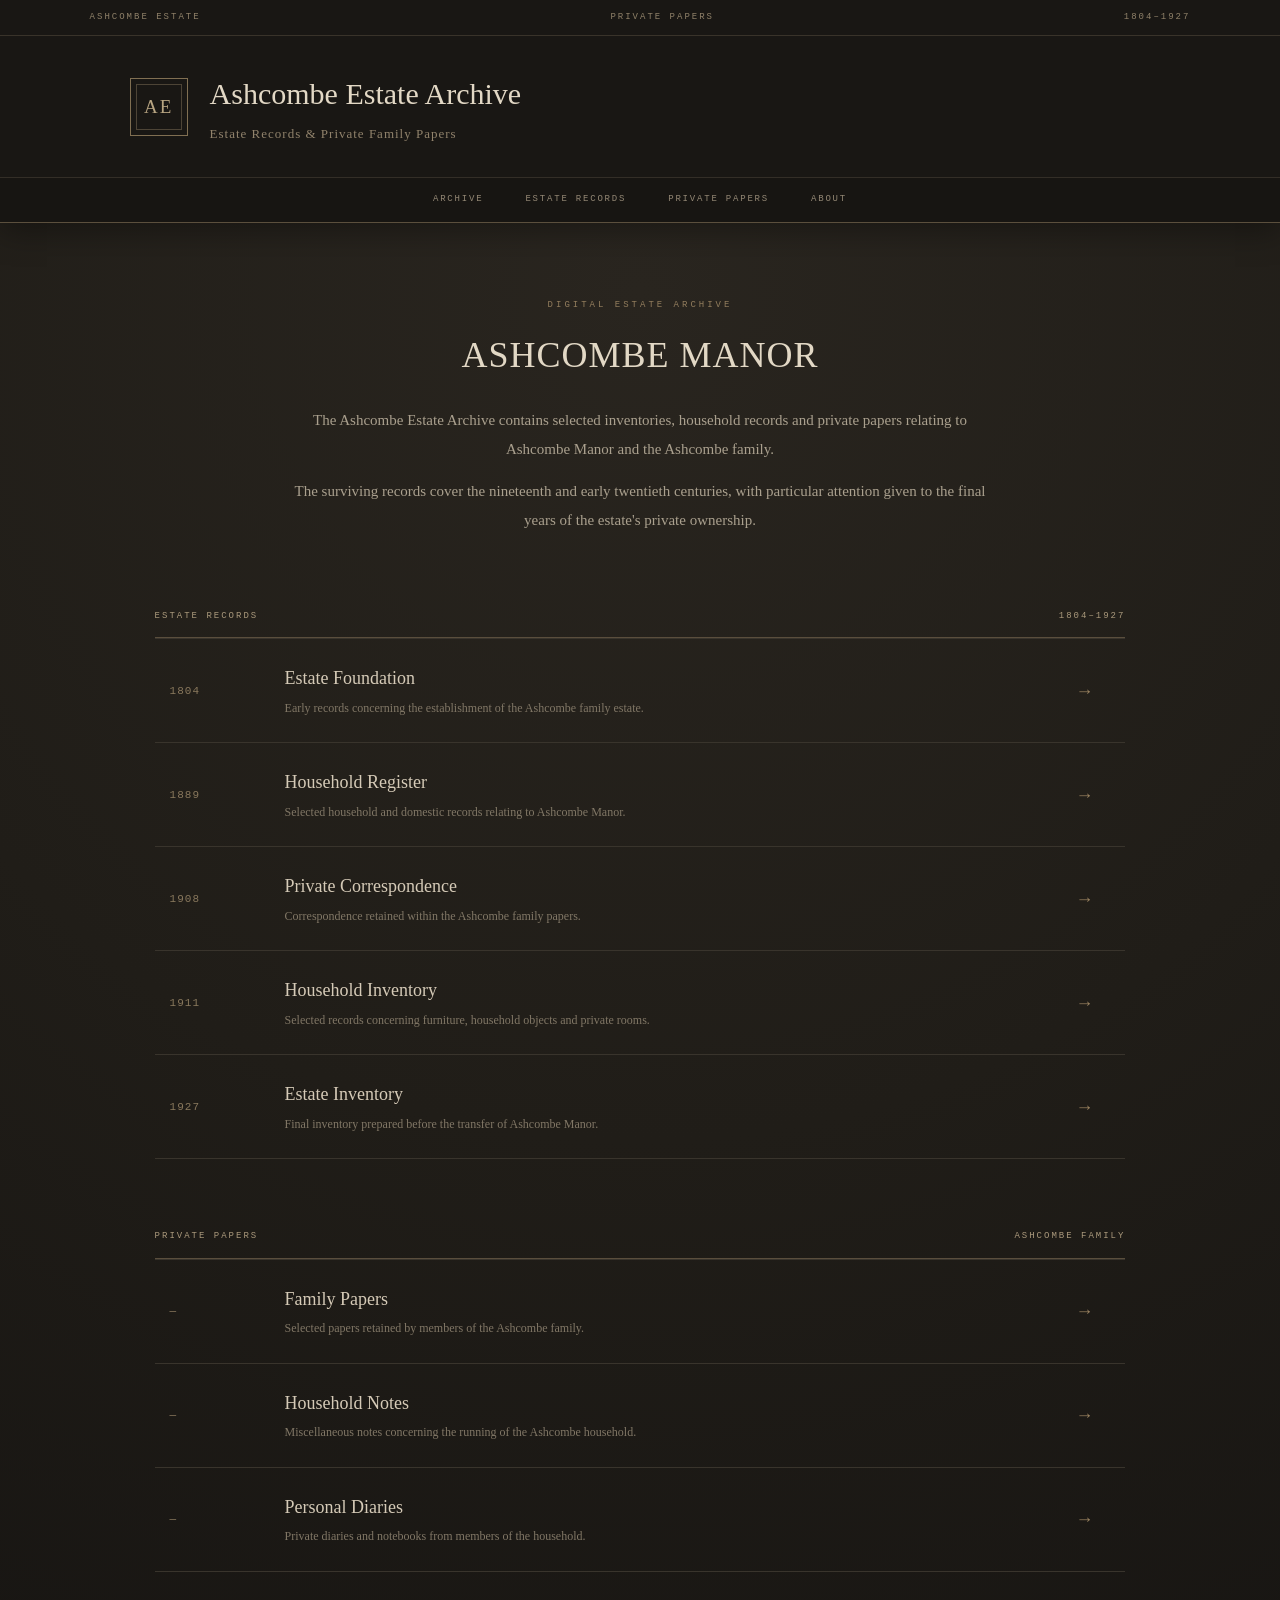
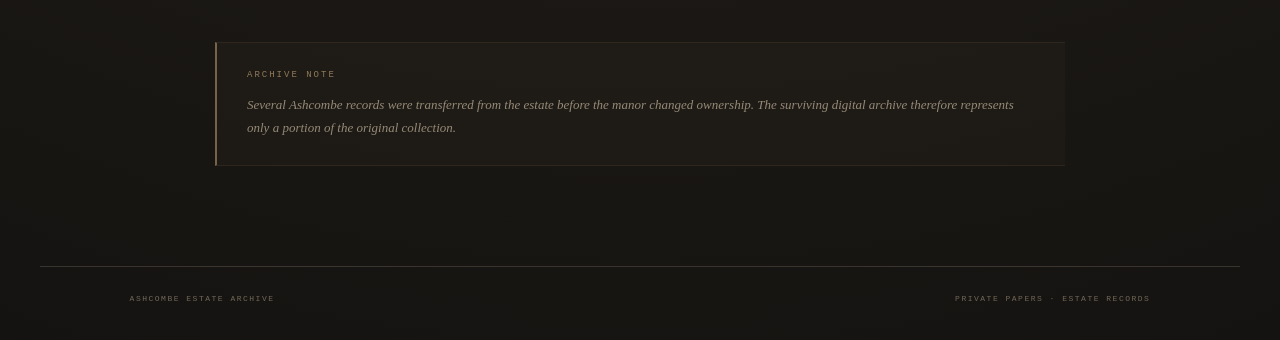
<file: index.html>
<!DOCTYPE html>
<html lang="en">

<head>

    <meta charset="UTF-8">
    <meta name="viewport" content="width=device-width, initial-scale=1.0">

    <title>Ashcombe Estate Archive</title>

    <link rel="stylesheet" href="style.css">

</head>


<body>


<header class="site-header">

    <div class="header-strip">

        <span>ASHCOMBE ESTATE</span>
        <span>PRIVATE PAPERS</span>
        <span>1804–1927</span>

    </div>


    <div class="header-main">

        <div class="archive-mark">
            AE
        </div>

        <div class="title-block">

            <h1>
                Ashcombe Estate Archive
            </h1>

            <p>
                Estate Records &amp; Private Family Papers
            </p>

        </div>

    </div>


    <nav class="main-nav">

        <a href="index.html">ARCHIVE</a>
        <a href="#">ESTATE RECORDS</a>
        <a href="#">PRIVATE PAPERS</a>
        <a href="#">ABOUT</a>

    </nav>

</header>



<main>


    <section class="intro">

        <div class="section-label">
            DIGITAL ESTATE ARCHIVE
        </div>

        <h2>
            ASHCOMBE MANOR
        </h2>

        <p>
            The Ashcombe Estate Archive contains selected
            inventories, household records and private papers
            relating to Ashcombe Manor and the Ashcombe family.
        </p>

        <p>
            The surviving records cover the nineteenth and early
            twentieth centuries, with particular attention given
            to the final years of the estate's private ownership.
        </p>

    </section>



    <section class="archive-section">

        <div class="section-heading">

            <span>
                ESTATE RECORDS
            </span>

            <span>
                1804–1927
            </span>

        </div>



        <div class="record-list">


            <!-- 1804 DECOY -->

            <a href="record-1804.html" class="record">

                <div class="record-year">
                    1804
                </div>

                <div class="record-content">

                    <h3>
                        Estate Foundation
                    </h3>

                    <p>
                        Early records concerning the establishment
                        of the Ashcombe family estate.
                    </p>

                </div>

                <div class="record-arrow">
                    →
                </div>

            </a>



            <!-- 1889 DECOY -->

            <a href="record-1889.html" class="record">

                <div class="record-year">
                    1889
                </div>

                <div class="record-content">

                    <h3>
                        Household Register
                    </h3>

                    <p>
                        Selected household and domestic records
                        relating to Ashcombe Manor.
                    </p>

                </div>

                <div class="record-arrow">
                    →
                </div>

            </a>



            <!-- 1908 DECOY -->

            <a href="record-1908.html" class="record">

                <div class="record-year">
                    1908
                </div>

                <div class="record-content">

                    <h3>
                        Private Correspondence
                    </h3>

                    <p>
                        Correspondence retained within the
                        Ashcombe family papers.
                    </p>

                </div>

                <div class="record-arrow">
                    →
                </div>

            </a>



            <!-- 1911 DECOY -->

            <a href="record-1911.html" class="record">

                <div class="record-year">
                    1911
                </div>

                <div class="record-content">

                    <h3>
                        Household Inventory
                    </h3>

                    <p>
                        Selected records concerning furniture,
                        household objects and private rooms.
                    </p>

                </div>

                <div class="record-arrow">
                    →
                </div>

            </a>



            <!-- 1927 REAL PATH -->

            <a href="inventory-1927.html" class="record">

                <div class="record-year">
                    1927
                </div>

                <div class="record-content">

                    <h3>
                        Estate Inventory
                    </h3>

                    <p>
                        Final inventory prepared before the
                        transfer of Ashcombe Manor.
                    </p>

                </div>

                <div class="record-arrow">
                    →
                </div>

            </a>


        </div>

    </section>



    <section class="archive-section">

        <div class="section-heading">

            <span>
                PRIVATE PAPERS
            </span>

            <span>
                ASHCOMBE FAMILY
            </span>

        </div>



        <div class="record-list">


            <!-- DECOY -->

            <a href="family-papers.html" class="record">

                <div class="record-year">
                    —
                </div>

                <div class="record-content">

                    <h3>
                        Family Papers
                    </h3>

                    <p>
                        Selected papers retained by members
                        of the Ashcombe family.
                    </p>

                </div>

                <div class="record-arrow">
                    →
                </div>

            </a>



            <!-- DECOY -->

            <a href="household-notes.html" class="record">

                <div class="record-year">
                    —
                </div>

                <div class="record-content">

                    <h3>
                        Household Notes
                    </h3>

                    <p>
                        Miscellaneous notes concerning the
                        running of the Ashcombe household.
                    </p>

                </div>

                <div class="record-arrow">
                    →
                </div>

            </a>



            <!-- POTENTIALLY RELEVANT PRIVATE PAPERS -->

            <a href="personal-diaries.html" class="record">

                <div class="record-year">
                    —
                </div>

                <div class="record-content">

                    <h3>
                        Personal Diaries
                    </h3>

                    <p>
                        Private diaries and notebooks from
                        members of the household.
                    </p>

                </div>

                <div class="record-arrow">
                    →
                </div>

            </a>


        </div>

    </section>



    <section class="archive-note">

        <div class="note-label">
            ARCHIVE NOTE
        </div>

        <p>
            Several Ashcombe records were transferred from the
            estate before the manor changed ownership. The
            surviving digital archive therefore represents only
            a portion of the original collection.
        </p>

    </section>


</main>



<footer>

    <div>
        ASHCOMBE ESTATE ARCHIVE
    </div>

    <div>
        PRIVATE PAPERS · ESTATE RECORDS
    </div>

</footer>


</body>

</html>
</file>
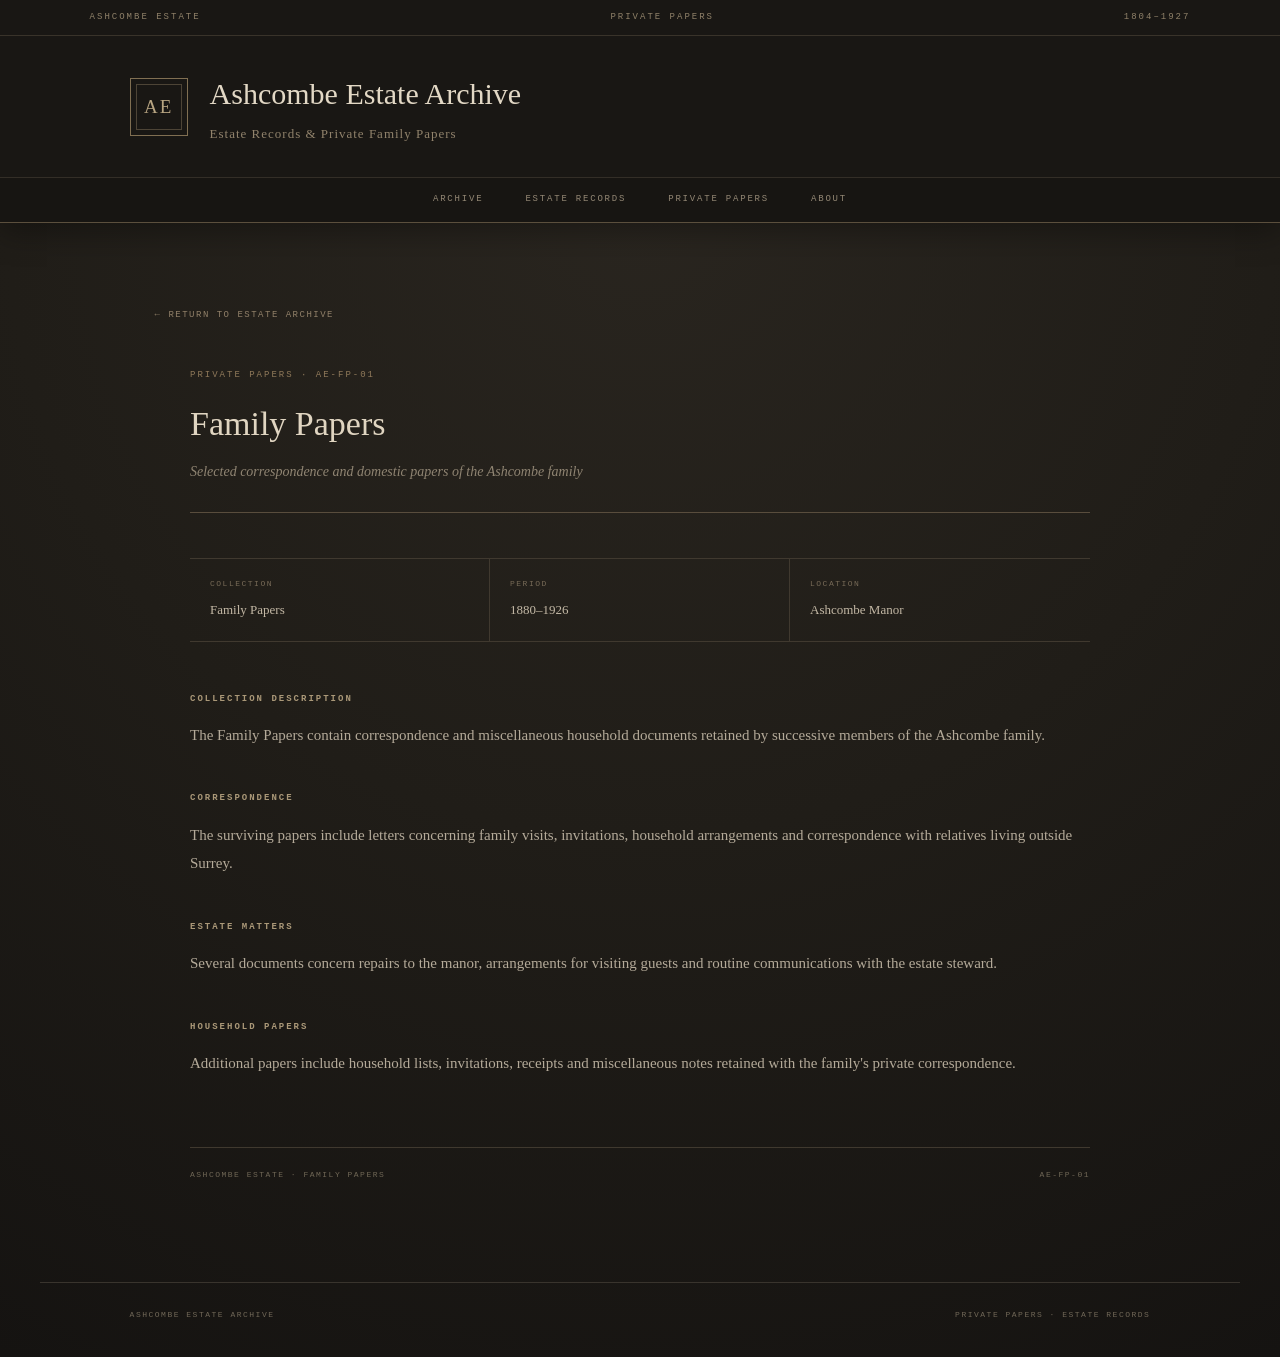
<file: family-papers.html>
<!DOCTYPE html>
<html lang="en">

<head>
    <meta charset="UTF-8">
    <meta name="viewport" content="width=device-width, initial-scale=1.0">

    <title>Family Papers · Ashcombe Estate</title>

    <link rel="stylesheet" href="style.css">
</head>

<body>

<header class="site-header">

    <div class="header-strip">
        <span>ASHCOMBE ESTATE</span>
        <span>PRIVATE PAPERS</span>
        <span>1804–1927</span>
    </div>

    <div class="header-main">

        <div class="archive-mark">
            AE
        </div>

        <div class="title-block">
            <h1>Ashcombe Estate Archive</h1>
            <p>Estate Records &amp; Private Family Papers</p>
        </div>

    </div>

    <nav class="main-nav">
        <a href="index.html">ARCHIVE</a>
        <a href="index.html">ESTATE RECORDS</a>
        <a href="index.html">PRIVATE PAPERS</a>
        <a href="index.html">ABOUT</a>
    </nav>

</header>


<main>

    <div class="record-page">

        <a href="index.html" class="back-link">
            ← RETURN TO ESTATE ARCHIVE
        </a>


        <section class="record-header">

            <div class="record-reference">
                PRIVATE PAPERS · AE-FP-01
            </div>

            <h2 class="record-title">
                Family Papers
            </h2>

            <p class="record-subtitle">
                Selected correspondence and domestic papers of the Ashcombe family
            </p>

        </section>


        <div class="record-meta">

            <div class="meta-item">
                <span class="meta-label">Collection</span>
                <span class="meta-value">Family Papers</span>
            </div>

            <div class="meta-item">
                <span class="meta-label">Period</span>
                <span class="meta-value">1880–1926</span>
            </div>

            <div class="meta-item">
                <span class="meta-label">Location</span>
                <span class="meta-value">Ashcombe Manor</span>
            </div>

        </div>


        <section class="record-section">

            <h3>Collection Description</h3>

            <p>
                The Family Papers contain correspondence and miscellaneous
                household documents retained by successive members of the
                Ashcombe family.
            </p>

        </section>


        <section class="record-section">

            <h3>Correspondence</h3>

            <p>
                The surviving papers include letters concerning family visits,
                invitations, household arrangements and correspondence with
                relatives living outside Surrey.
            </p>

        </section>


        <section class="record-section">

            <h3>Estate Matters</h3>

            <p>
                Several documents concern repairs to the manor, arrangements
                for visiting guests and routine communications with the estate
                steward.
            </p>

        </section>


        <section class="record-section">

            <h3>Household Papers</h3>

            <p>
                Additional papers include household lists, invitations,
                receipts and miscellaneous notes retained with the family's
                private correspondence.
            </p>

        </section>





        <div class="record-footer">

            <span>
                ASHCOMBE ESTATE · FAMILY PAPERS
            </span>

            <span>
                AE-FP-01
            </span>

        </div>

    </div>

</main>


<footer>

    <div>
        ASHCOMBE ESTATE ARCHIVE
    </div>

    <div>
        PRIVATE PAPERS · ESTATE RECORDS
    </div>

</footer>

</body>

</html>
</file>
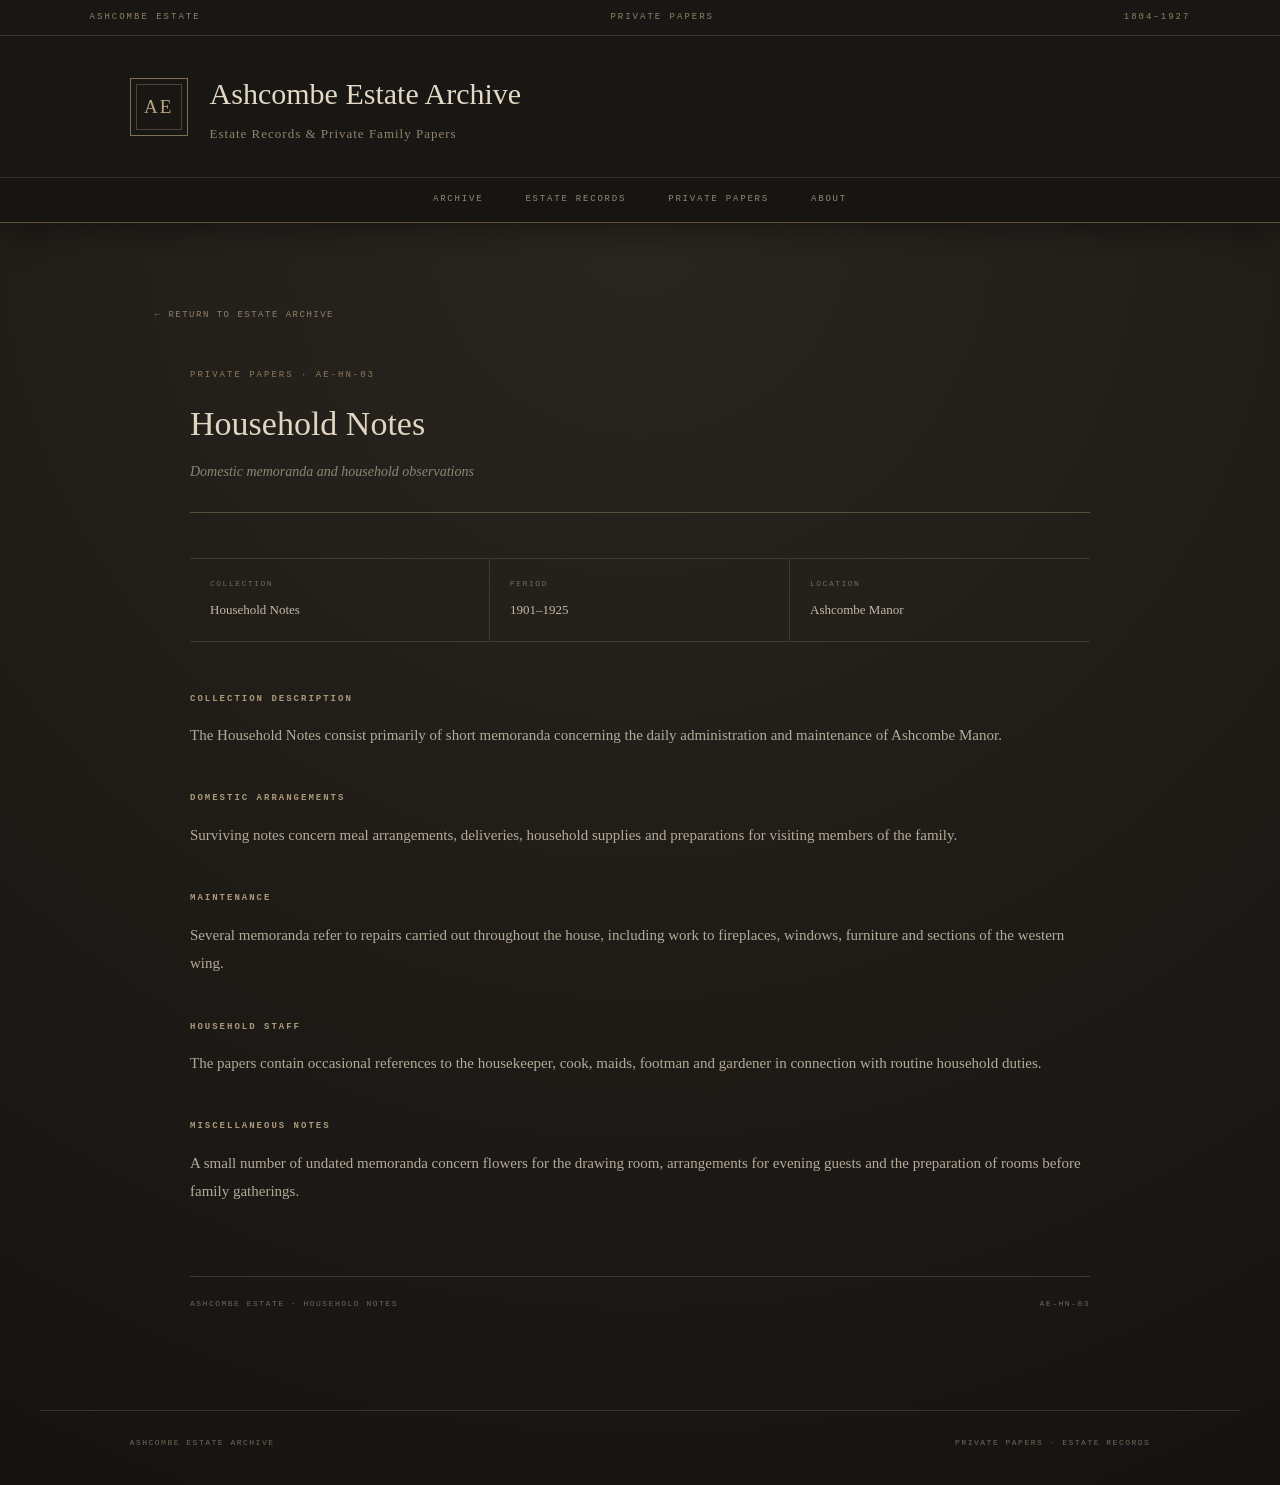
<file: household-notes.html>
<!DOCTYPE html>
<html lang="en">

<head>
    <meta charset="UTF-8">
    <meta name="viewport" content="width=device-width, initial-scale=1.0">

    <title>Household Notes · Ashcombe Estate</title>

    <link rel="stylesheet" href="style.css">
</head>

<body>

<header class="site-header">

    <div class="header-strip">
        <span>ASHCOMBE ESTATE</span>
        <span>PRIVATE PAPERS</span>
        <span>1804–1927</span>
    </div>

    <div class="header-main">

        <div class="archive-mark">
            AE
        </div>

        <div class="title-block">
            <h1>Ashcombe Estate Archive</h1>
            <p>Estate Records &amp; Private Family Papers</p>
        </div>

    </div>

    <nav class="main-nav">
        <a href="index.html">ARCHIVE</a>
        <a href="index.html">ESTATE RECORDS</a>
        <a href="index.html">PRIVATE PAPERS</a>
        <a href="index.html">ABOUT</a>
    </nav>

</header>


<main>

    <div class="record-page">

        <a href="index.html" class="back-link">
            ← RETURN TO ESTATE ARCHIVE
        </a>


        <section class="record-header">

            <div class="record-reference">
                PRIVATE PAPERS · AE-HN-03
            </div>

            <h2 class="record-title">
                Household Notes
            </h2>

            <p class="record-subtitle">
                Domestic memoranda and household observations
            </p>

        </section>


        <div class="record-meta">

            <div class="meta-item">
                <span class="meta-label">Collection</span>
                <span class="meta-value">Household Notes</span>
            </div>

            <div class="meta-item">
                <span class="meta-label">Period</span>
                <span class="meta-value">1901–1925</span>
            </div>

            <div class="meta-item">
                <span class="meta-label">Location</span>
                <span class="meta-value">Ashcombe Manor</span>
            </div>

        </div>


        <section class="record-section">

            <h3>Collection Description</h3>

            <p>
                The Household Notes consist primarily of short memoranda
                concerning the daily administration and maintenance of
                Ashcombe Manor.
            </p>

        </section>


        <section class="record-section">

            <h3>Domestic Arrangements</h3>

            <p>
                Surviving notes concern meal arrangements, deliveries,
                household supplies and preparations for visiting members
                of the family.
            </p>

        </section>


        <section class="record-section">

            <h3>Maintenance</h3>

            <p>
                Several memoranda refer to repairs carried out throughout
                the house, including work to fireplaces, windows, furniture
                and sections of the western wing.
            </p>

        </section>


        <section class="record-section">

            <h3>Household Staff</h3>

            <p>
                The papers contain occasional references to the housekeeper,
                cook, maids, footman and gardener in connection with routine
                household duties.
            </p>

        </section>


        <section class="record-section">

            <h3>Miscellaneous Notes</h3>

            <p>
                A small number of undated memoranda concern flowers for the
                drawing room, arrangements for evening guests and the
                preparation of rooms before family gatherings.
            </p>

        </section>




        <div class="record-footer">

            <span>
                ASHCOMBE ESTATE · HOUSEHOLD NOTES
            </span>

            <span>
                AE-HN-03
            </span>

        </div>

    </div>

</main>


<footer>

    <div>
        ASHCOMBE ESTATE ARCHIVE
    </div>

    <div>
        PRIVATE PAPERS · ESTATE RECORDS
    </div>

</footer>


</body>

</html>
</file>
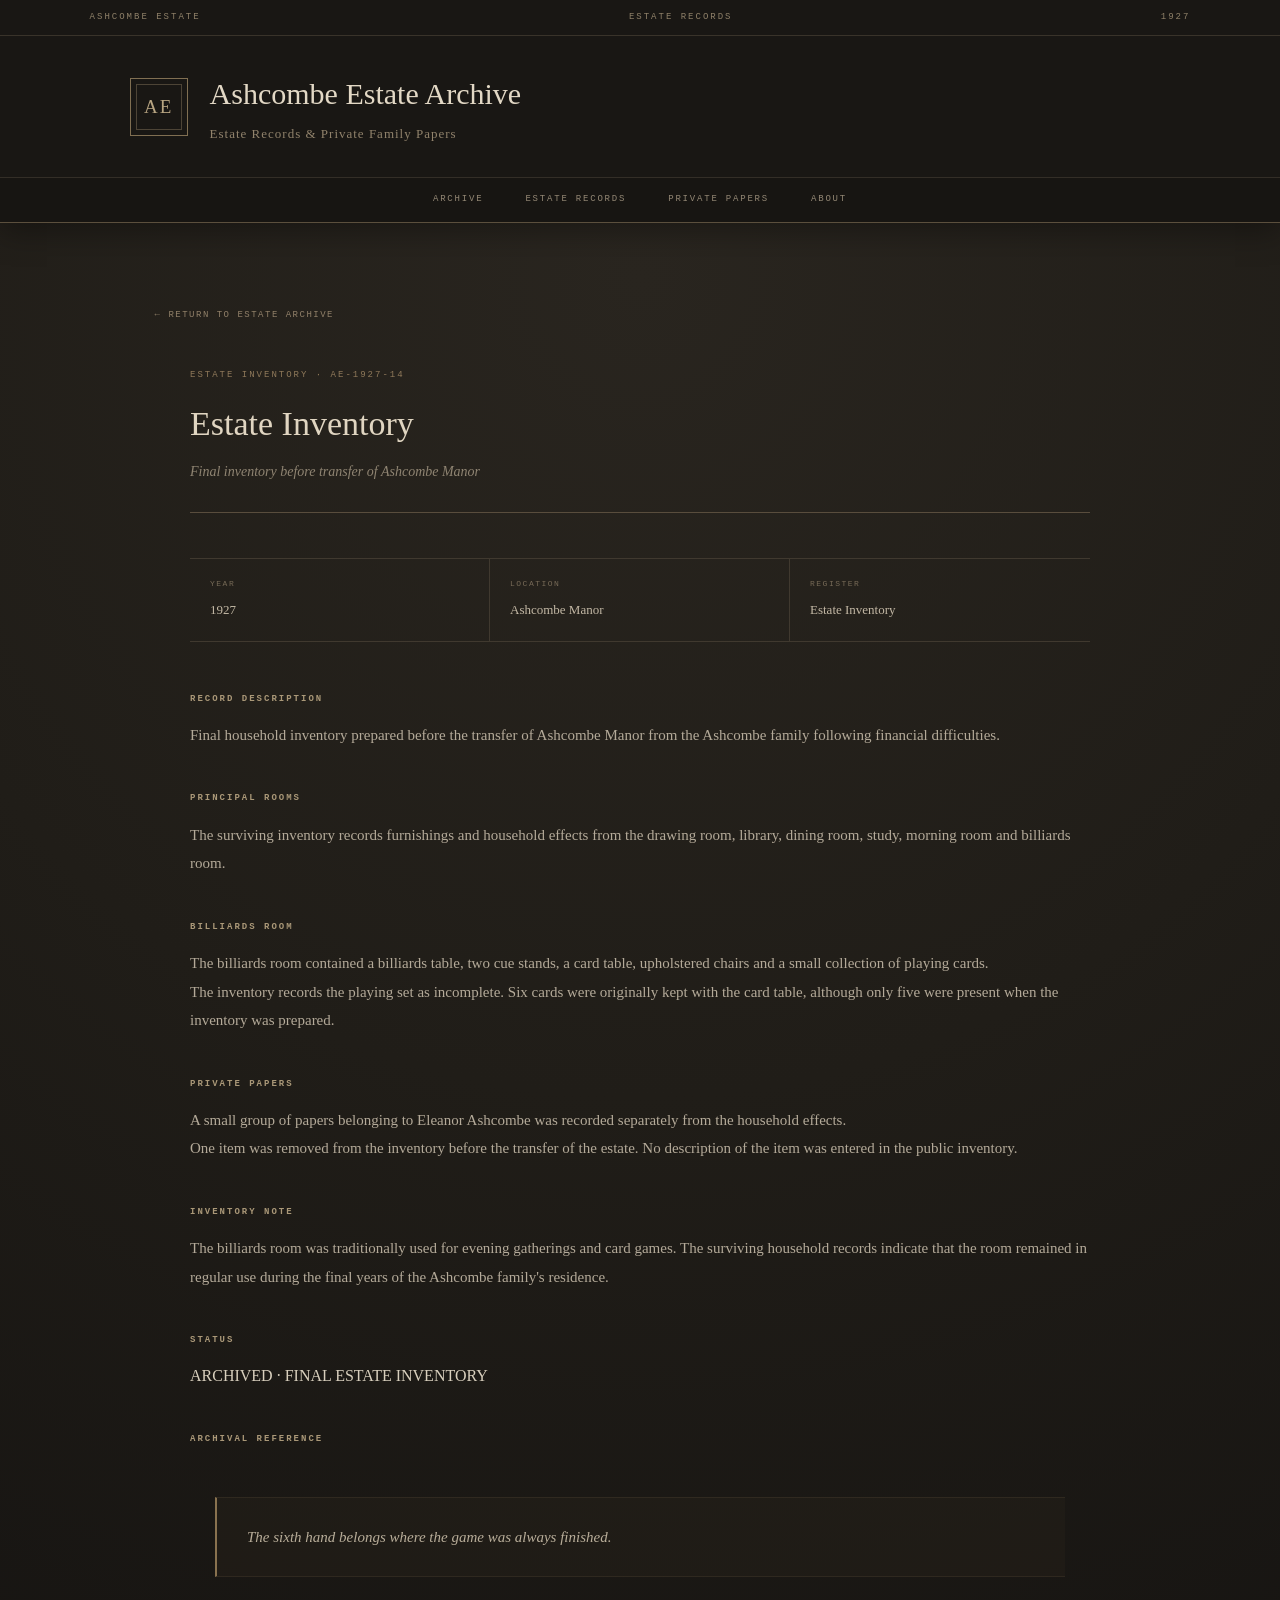
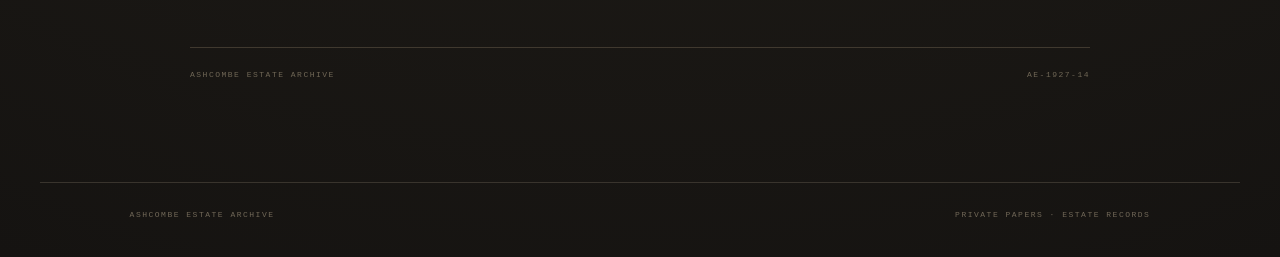
<file: inventory-1927.html>
<!DOCTYPE html>
<html lang="en">

<head>

    <meta charset="UTF-8">
    <meta name="viewport" content="width=device-width, initial-scale=1.0">

    <title>1927 · Estate Inventory | Ashcombe Estate</title>

    <link rel="stylesheet" href="style.css">

</head>


<body>


<header class="site-header">

    <div class="header-strip">

        <span>ASHCOMBE ESTATE</span>
        <span>ESTATE RECORDS</span>
        <span>1927</span>

    </div>


    <div class="header-main">

        <div class="archive-mark">
            AE
        </div>

        <div class="title-block">

            <h1>
                Ashcombe Estate Archive
            </h1>

            <p>
                Estate Records &amp; Private Family Papers
            </p>

        </div>

    </div>


    <nav class="main-nav">

        <a href="index.html">ARCHIVE</a>
        <a href="#">ESTATE RECORDS</a>
        <a href="#">PRIVATE PAPERS</a>
        <a href="#">ABOUT</a>

    </nav>

</header>



<main>


    <div class="record-page">


        <a href="index.html" class="back-link">
            ← RETURN TO ESTATE ARCHIVE
        </a>


        <section class="record-header">

            <div class="record-reference">
                ESTATE INVENTORY · AE-1927-14
            </div>

            <h2 class="record-title">
                Estate Inventory
            </h2>

            <p class="record-subtitle">
                Final inventory before transfer of Ashcombe Manor
            </p>

        </section>



        <section class="record-meta">


            <div class="meta-item">

                <span class="meta-label">
                    Year
                </span>

                <span class="meta-value">
                    1927
                </span>

            </div>


            <div class="meta-item">

                <span class="meta-label">
                    Location
                </span>

                <span class="meta-value">
                    Ashcombe Manor
                </span>

            </div>


            <div class="meta-item">

                <span class="meta-label">
                    Register
                </span>

                <span class="meta-value">
                    Estate Inventory
                </span>

            </div>


        </section>



        <section class="record-section">

            <h3>
                Record Description
            </h3>

            <p>
                Final household inventory prepared before the
                transfer of Ashcombe Manor from the Ashcombe
                family following financial difficulties.
            </p>

        </section>



        <section class="record-section">

            <h3>
                Principal Rooms
            </h3>

            <p>
                The surviving inventory records furnishings and
                household effects from the drawing room, library,
                dining room, study, morning room and billiards
                room.
            </p>

        </section>



        <section class="record-section">

            <h3>
                Billiards Room
            </h3>

            <p>
                The billiards room contained a billiards table,
                two cue stands, a card table, upholstered chairs
                and a small collection of playing cards.
            </p>

            <p>
                The inventory records the playing set as
                incomplete. Six cards were originally kept with
                the card table, although only five were present
                when the inventory was prepared.
            </p>

        </section>



        <section class="record-section">

            <h3>
                Private Papers
            </h3>

            <p>
                A small group of papers belonging to Eleanor
                Ashcombe was recorded separately from the
                household effects.
            </p>

            <p>
                One item was removed from the inventory before
                the transfer of the estate. No description of
                the item was entered in the public inventory.
            </p>

        </section>



        <section class="record-section">

            <h3>
                Inventory Note
            </h3>

            <p>
                The billiards room was traditionally used for
                evening gatherings and card games. The surviving
                household records indicate that the room remained
                in regular use during the final years of the
                Ashcombe family's residence.
            </p>

        </section>



        <section class="record-section">

            <h3>
                Status
            </h3>

            <span class="status">
                ARCHIVED · FINAL ESTATE INVENTORY
            </span>

        </section>



        <section class="record-section">

            <h3>
                Archival Reference
            </h3>

            <div class="archival-note">

                <p>
                    The sixth hand belongs where the game was
                    always finished.
                </p>

            </div>

        </section>



        <div class="record-footer">

            <span>
                Ashcombe Estate Archive
            </span>

            <span>
                AE-1927-14
            </span>

        </div>


    </div>


</main>



<footer>

    <div>
        ASHCOMBE ESTATE ARCHIVE
    </div>

    <div>
        PRIVATE PAPERS · ESTATE RECORDS
    </div>

</footer>


</body>

</html>
</file>
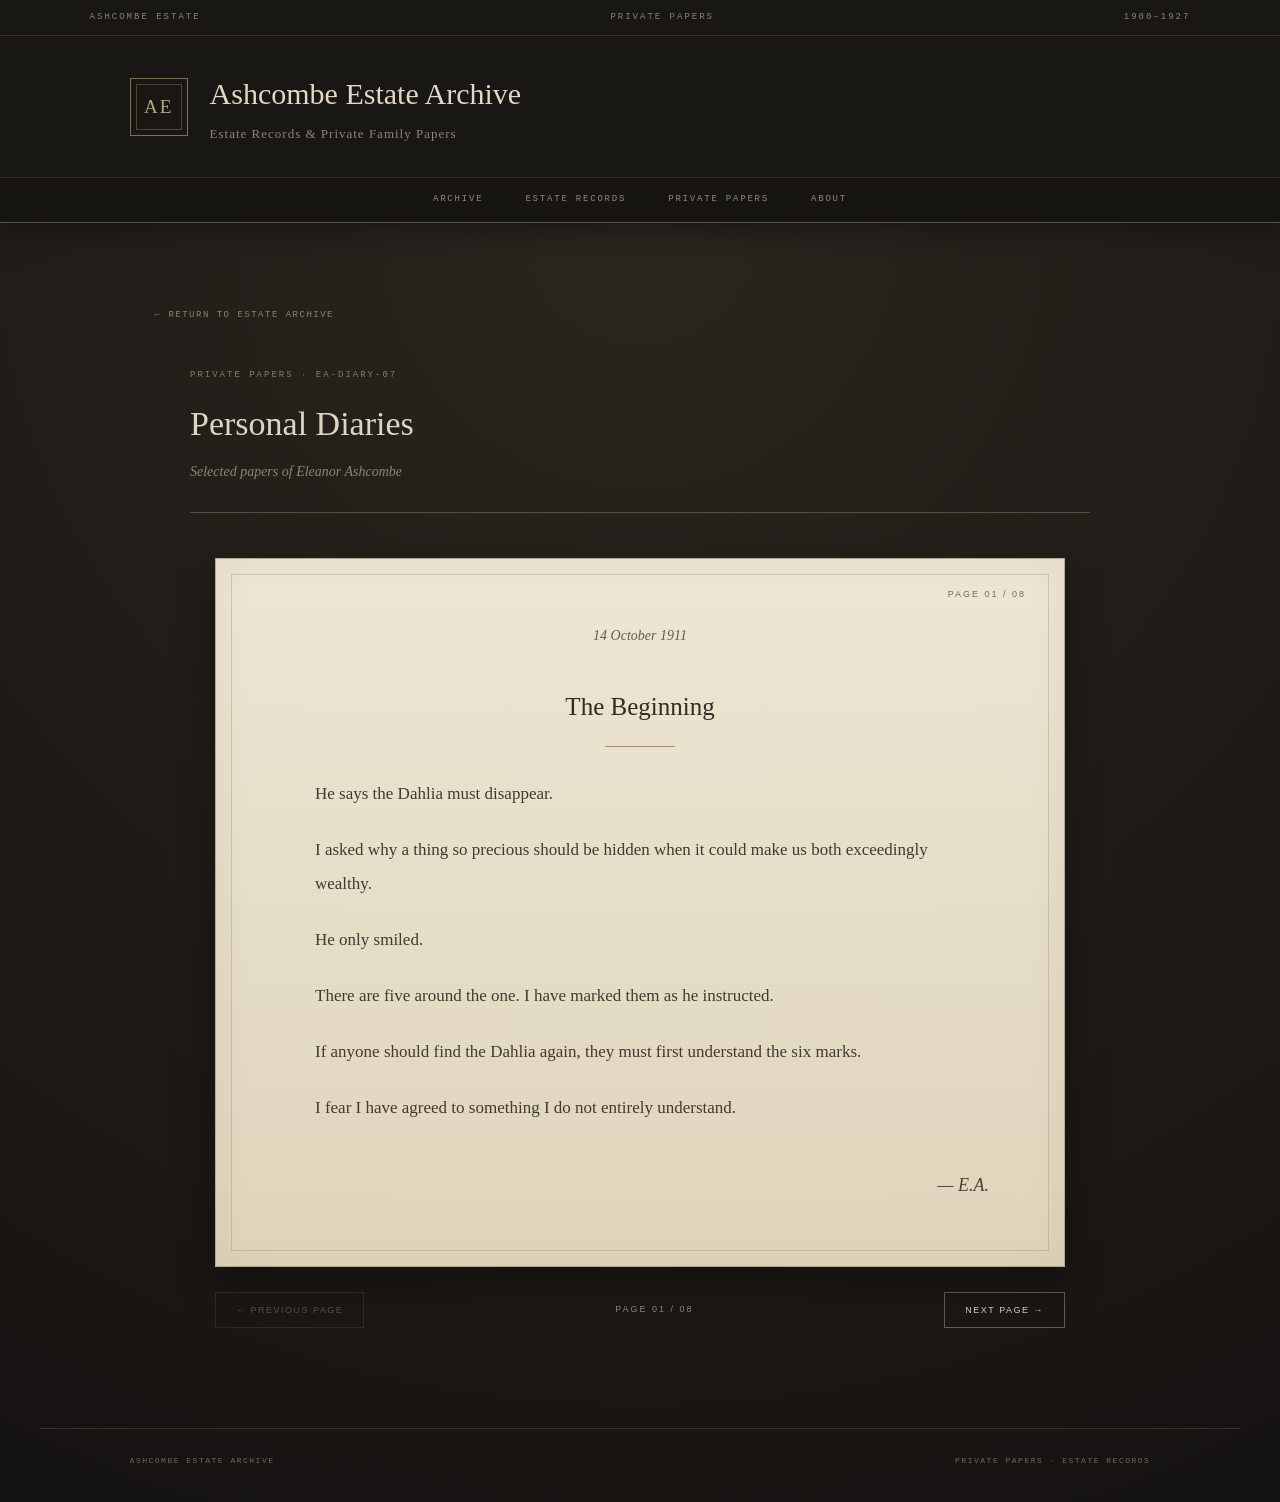
<file: personal-diaries.html>
<!DOCTYPE html>
<html lang="en">

<head>

    <meta charset="UTF-8">
    <meta name="viewport" content="width=device-width, initial-scale=1.0">

    <title>Personal Diaries · Ashcombe Estate</title>

    <link rel="stylesheet" href="style.css">

    <style>

        .diary-viewer {
            max-width: 850px;
            margin: 0 auto;
        }

        .diary-page {
            min-height: 620px;

            padding: 65px 75px;

            background:
                linear-gradient(
                    rgba(246, 239, 220, 0.96),
                    rgba(232, 221, 195, 0.96)
                );

            border: 1px solid #b8aa8d;

            box-shadow:
                0 15px 35px rgba(0, 0, 0, 0.35),
                inset 0 0 35px rgba(90, 70, 40, 0.08);

            color: #39342c;

            position: relative;

            transition: opacity 0.25s ease;
        }


        .diary-page::before {
            content: "";

            position: absolute;

            inset: 15px;

            border: 1px solid rgba(100, 85, 60, 0.22);

            pointer-events: none;
        }


        .diary-page-number {
            position: absolute;

            top: 28px;
            right: 38px;

            font-family: Arial, sans-serif;

            font-size: 9px;

            letter-spacing: 2px;

            color: #756b5c;
        }


        .diary-date {
            margin-bottom: 38px;

            font-family: Georgia, serif;

            font-size: 14px;

            font-style: italic;

            color: #655b4c;

            text-align: center;
        }


        .diary-heading {
            margin-bottom: 30px;

            font-family: Georgia, serif;

            font-size: 25px;

            font-weight: normal;

            text-align: center;

            color: #302c25;
        }


        .diary-text {
            max-width: 650px;

            margin: 0 auto;

            font-family: Georgia, serif;

            font-size: 17px;

            line-height: 2;

            color: #403a30;
        }


        .diary-text p {
            margin: 0 0 22px;
        }


        .diary-signature {
            margin-top: 45px;

            text-align: right;

            font-family: Georgia, serif;

            font-size: 18px;

            font-style: italic;

            color: #4b4336;
        }


        .suit-order {
            max-width: 430px;

            margin: 35px auto;

            padding: 20px 30px;

            border-top: 1px solid #9e927b;
            border-bottom: 1px solid #9e927b;

            text-align: center;

            font-family: Georgia, serif;

            font-size: 17px;

            line-height: 2;

            color: #40392e;
        }


        .suit-order div {
            display: flex;

            justify-content: space-between;

            padding: 2px 20px;
        }


        .archival-instruction {
            max-width: 650px;

            margin: 45px auto 0;

            padding: 25px 30px;

            border-left: 2px solid #756b5c;

            background: rgba(110, 90, 60, 0.07);
        }


        .archival-label {
            margin-bottom: 12px;

            font-family: Arial, sans-serif;

            font-size: 9px;

            letter-spacing: 2px;

            text-transform: uppercase;

            color: #756b5c;
        }


        .archival-instruction p {
            margin: 0;

            font-family: Georgia, serif;

            font-size: 16px;

            line-height: 1.8;

            font-style: italic;

            color: #403a30;
        }


        .diary-navigation {

            display: flex;

            justify-content: space-between;

            align-items: center;

            margin-top: 25px;

        }


        .diary-button {

            padding: 12px 20px;

            background: transparent;

            border: 1px solid #625b50;

            color: #d7d0c2;

            font-family: Arial, sans-serif;

            font-size: 9px;

            letter-spacing: 1.5px;

            text-transform: uppercase;

            cursor: pointer;

            transition: 0.2s ease;

        }


        .diary-button:hover:not(:disabled) {
            background: #272727;
        }


        .diary-button:disabled {
            opacity: 0.3;

            cursor: default;
        }


        .page-counter {

            font-family: Arial, sans-serif;

            font-size: 9px;

            letter-spacing: 2px;

            color: #8d887f;

        }


        @media (max-width: 700px) {

            .diary-page {

                padding: 55px 35px;

                min-height: 600px;

            }

            .diary-text {

                font-size: 15px;

                line-height: 1.9;

            }

            .diary-navigation {

                gap: 10px;

            }

            .diary-button {

                padding: 10px 12px;

            }

        }

    </style>

</head>



<body>


<header class="site-header">

    <div class="header-strip">

        <span>ASHCOMBE ESTATE</span>
        <span>PRIVATE PAPERS</span>
        <span>1900–1927</span>

    </div>


    <div class="header-main">

        <div class="archive-mark">
            AE
        </div>

        <div class="title-block">

            <h1>
                Ashcombe Estate Archive
            </h1>

            <p>
                Estate Records &amp; Private Family Papers
            </p>

        </div>

    </div>


    <nav class="main-nav">

        <a href="index.html">ARCHIVE</a>
        <a href="#">ESTATE RECORDS</a>
        <a href="#">PRIVATE PAPERS</a>
        <a href="#">ABOUT</a>

    </nav>

</header>



<main>


    <div class="record-page">


        <a href="index.html" class="back-link">
            ← RETURN TO ESTATE ARCHIVE
        </a>


        <section class="record-header">

            <div class="record-reference">
                PRIVATE PAPERS · EA-DIARY-07
            </div>

            <h2 class="record-title">
                Personal Diaries
            </h2>

            <p class="record-subtitle">
                Selected papers of Eleanor Ashcombe
            </p>

        </section>



        <div class="diary-viewer">


            <!-- PAGE 1 -->

            <article class="diary-page" id="page1">

                <div class="diary-page-number">
                    PAGE 01 / 08
                </div>

                <div class="diary-date">
                    14 October 1911
                </div>

                <h3 class="diary-heading">
                    The Beginning
                </h3>

                <div class="diary-text">

                    <p>
                        He says the Dahlia must disappear.
                    </p>

                    <p>
                        I asked why a thing so precious should be
                        hidden when it could make us both
                        exceedingly wealthy.
                    </p>

                    <p>
                        He only smiled.
                    </p>

                    <p>
                        There are five around the one. I have
                        marked them as he instructed.
                    </p>

                    <p>
                        If anyone should find the Dahlia again,
                        they must first understand the six marks.
                    </p>

                    <p>
                        I fear I have agreed to something I do not
                        entirely understand.
                    </p>

                </div>

                <div class="diary-signature">
                    — E.A.
                </div>

            </article>



            <!-- PAGE 2 -->

            <article class="diary-page" id="page2" style="display:none;">

                <div class="diary-page-number">
                    PAGE 02 / 08
                </div>

                <div class="diary-date">
                    16 October 1911
                </div>

                <h3 class="diary-heading">
                    After the Auction
                </h3>

                <div class="diary-text">

                    <p>
                        The house has been unusually quiet since
                        the auction.
                    </p>

                    <p>
                        Arthur has sent no further explanation.
                        I am told the catalogue will show the lot
                        as withdrawn.
                    </p>

                    <p>
                        It is strange to see such a valuable object
                        disappear from a catalogue as though it
                        had never been offered at all.
                    </p>

                    <p>
                        He says that records are easier to alter
                        than memories.
                    </p>

                </div>

                <div class="diary-signature">
                    — E.A.
                </div>

            </article>



            <!-- PAGE 3 -->

            <article class="diary-page" id="page3" style="display:none;">

                <div class="diary-page-number">
                    PAGE 03 / 08
                </div>

                <div class="diary-date">
                    18 October 1911
                </div>

                <h3 class="diary-heading">
                    The Cards
                </h3>

                <div class="diary-text">

                    <p>
                        He came to the house again tonight.
                    </p>

                    <p>
                        Before leaving, he placed the cards upon
                        the billiards table.
                    </p>

                    <p>
                        Five face upward.
                    </p>

                    <p>
                        One remains beneath the cloth.
                    </p>

                    <p>
                        He told me that the order mattered more
                        than the cards themselves.
                    </p>

                    <p>
                        I asked him what name I should record.
                        He laughed.
                    </p>

                </div>

                <div class="diary-signature">
                    — E.A.
                </div>

            </article>



            <!-- PAGE 4 -->

            <article class="diary-page" id="page4" style="display:none;">

                <div class="diary-page-number">
                    PAGE 04 / 08
                </div>

                <div class="diary-date">
                    Undated · Private Family Note
                </div>

                <h3 class="diary-heading">
                    On the Order of the Four Suits
                </h3>

                <div class="diary-text">

                    <p>
                        Father always insisted that the suits be
                        remembered in their proper order when the
                        family played.
                    </p>

                </div>


                <div class="suit-order">

                    <div>
                        <span>♦ Diamonds</span>
                        <span>First</span>
                    </div>

                    <div>
                        <span>♣ Clubs</span>
                        <span>Second</span>
                    </div>

                    <div>
                        <span>♥ Hearts</span>
                        <span>Third</span>
                    </div>

                    <div>
                        <span>♠ Spades</span>
                        <span>Fourth</span>
                    </div>

                </div>


                <div class="diary-text">

                    <p>
                        He said the order mattered more than the
                        cards themselves.
                    </p>

                    <p>
                        I never understood why.
                    </p>

                </div>

                <div class="diary-signature">
                    — E.A.
                </div>

            </article>



            <!-- PAGE 5 -->

            <article class="diary-page" id="page5" style="display:none;">

                <div class="diary-page-number">
                    PAGE 05 / 08
                </div>

                <div class="diary-date">
                    20 October 1911
                </div>

                <h3 class="diary-heading">
                    The Five Hands
                </h3>

                <div class="diary-text">

                    <p>
                        He spoke again of the jewel returning
                        through five hands.
                    </p>

                    <p>
                        Five owners, perhaps. Five places. Five
                        records.
                    </p>

                    <p>
                        I cannot tell whether he means people or
                        merely the passage of time.
                    </p>

                    <p>
                        Yet he seemed certain that the five would
                        be enough to make the story believable.
                    </p>

                    <p>
                        I wonder what becomes of the sixth.
                    </p>

                </div>

                <div class="diary-signature">
                    — E.A.
                </div>

            </article>



            <!-- PAGE 6 -->

            <article class="diary-page" id="page6" style="display:none;">

                <div class="diary-page-number">
                    PAGE 06 / 08
                </div>

                <div class="diary-date">
                    21 October 1911
                </div>

                <h3 class="diary-heading">
                    The Truth
                </h3>

                <div class="diary-text">

                    <p>
                        I understand now why he insisted upon the
                        story of a theft.
                    </p>

                    <p>
                        The jewel was never stolen.
                    </p>

                    <p>
                        Arthur was instructed to mark Lot 45 as
                        withdrawn.
                    </p>

                    <p>
                        The Dahlia was removed before the auction
                        ended.
                    </p>

                    <p>
                        It was to disappear from the records, not
                        from the world.
                    </p>

                    <p>
                        He said that one day the jewel would return
                        through five hands.
                    </p>

                    <p>
                        Five appearances. Five cards. And then
                        the sixth.
                    </p>

                    <p>
                        He called it a game.
                    </p>

                </div>

                <div class="diary-signature">
                    — E.A.
                </div>

            </article>



            <!-- PAGE 7 -->

            <article class="diary-page" id="page7" style="display:none;">

                <div class="diary-page-number">
                    PAGE 07 / 08
                </div>

                <div class="diary-date">
                    Undated · Private Note
                </div>

                <h3 class="diary-heading">
                    The Sixth Hand
                </h3>

                <div class="diary-text">

                    <p>
                        I remember the billiards room most clearly.
                    </p>

                    <p>
                        It was there that the cards were always
                        laid out after supper.
                    </p>

                    <p>
                        Five would be dealt.
                    </p>

                    <p>
                        The sixth was always kept aside.
                    </p>

                    <p>
                        If the game is ever completed, the final
                        card must return to the room where it began.
                    </p>

                    <p>
                        Perhaps that is what he meant when he said
                        the sixth hand would finish the game.
                    </p>

                </div>

                <div class="diary-signature">
                    — E.A.
                </div>

            </article>



            <!-- PAGE 8 -->

            <article class="diary-page" id="page8" style="display:none;">

                <div class="diary-page-number">
                    PAGE 08 / 08
                </div>

                <div class="diary-date">
                    Archival Note
                </div>

                <h3 class="diary-heading">
                    Final Instruction
                </h3>


                <div class="archival-instruction">

                    <div class="archival-label">
                        Archival Instruction
                    </div>

                    <p>
                        Eleanor's notes describe the room, the sixth
                        card, and his hand.
                    </p>

                </div>


                <div class="diary-text">

                    <p>
                        The remaining note contains no further
                        explanation.
                    </p>

                    <p>
                        The handwriting ends at the bottom of the
                        page.
                    </p>

                </div>

                <div class="diary-signature">
                    — E.A.
                </div>

            </article>



            <!-- NAVIGATION -->

            <div class="diary-navigation">

                <button
                    class="diary-button"
                    id="previousButton"
                    onclick="changePage(-1)"
                    disabled>

                    ← Previous Page

                </button>


                <div class="page-counter" id="pageCounter">
                    PAGE 01 / 08
                </div>


                <button
                    class="diary-button"
                    id="nextButton"
                    onclick="changePage(1)">

                    Next Page →

                </button>

            </div>


        </div>


    </div>


</main>



<footer>

    <div>
        ASHCOMBE ESTATE ARCHIVE
    </div>

    <div>
        PRIVATE PAPERS · ESTATE RECORDS
    </div>

</footer>



<script>

let currentPage = 1;

const totalPages = 8;


function changePage(direction) {

    const oldPage = document.getElementById(
        "page" + currentPage
    );

    oldPage.style.display = "none";


    currentPage += direction;


    const newPage = document.getElementById(
        "page" + currentPage
    );

    newPage.style.display = "block";


    updateNavigation();

}


function updateNavigation() {

    const previousButton =
        document.getElementById("previousButton");

    const nextButton =
        document.getElementById("nextButton");

    const pageCounter =
        document.getElementById("pageCounter");


    previousButton.disabled =
        currentPage === 1;


    nextButton.disabled =
        currentPage === totalPages;


    pageCounter.textContent =
        "PAGE " +
        String(currentPage).padStart(2, "0") +
        " / " +
        String(totalPages).padStart(2, "0");

}

</script>


</body>

</html>
</file>
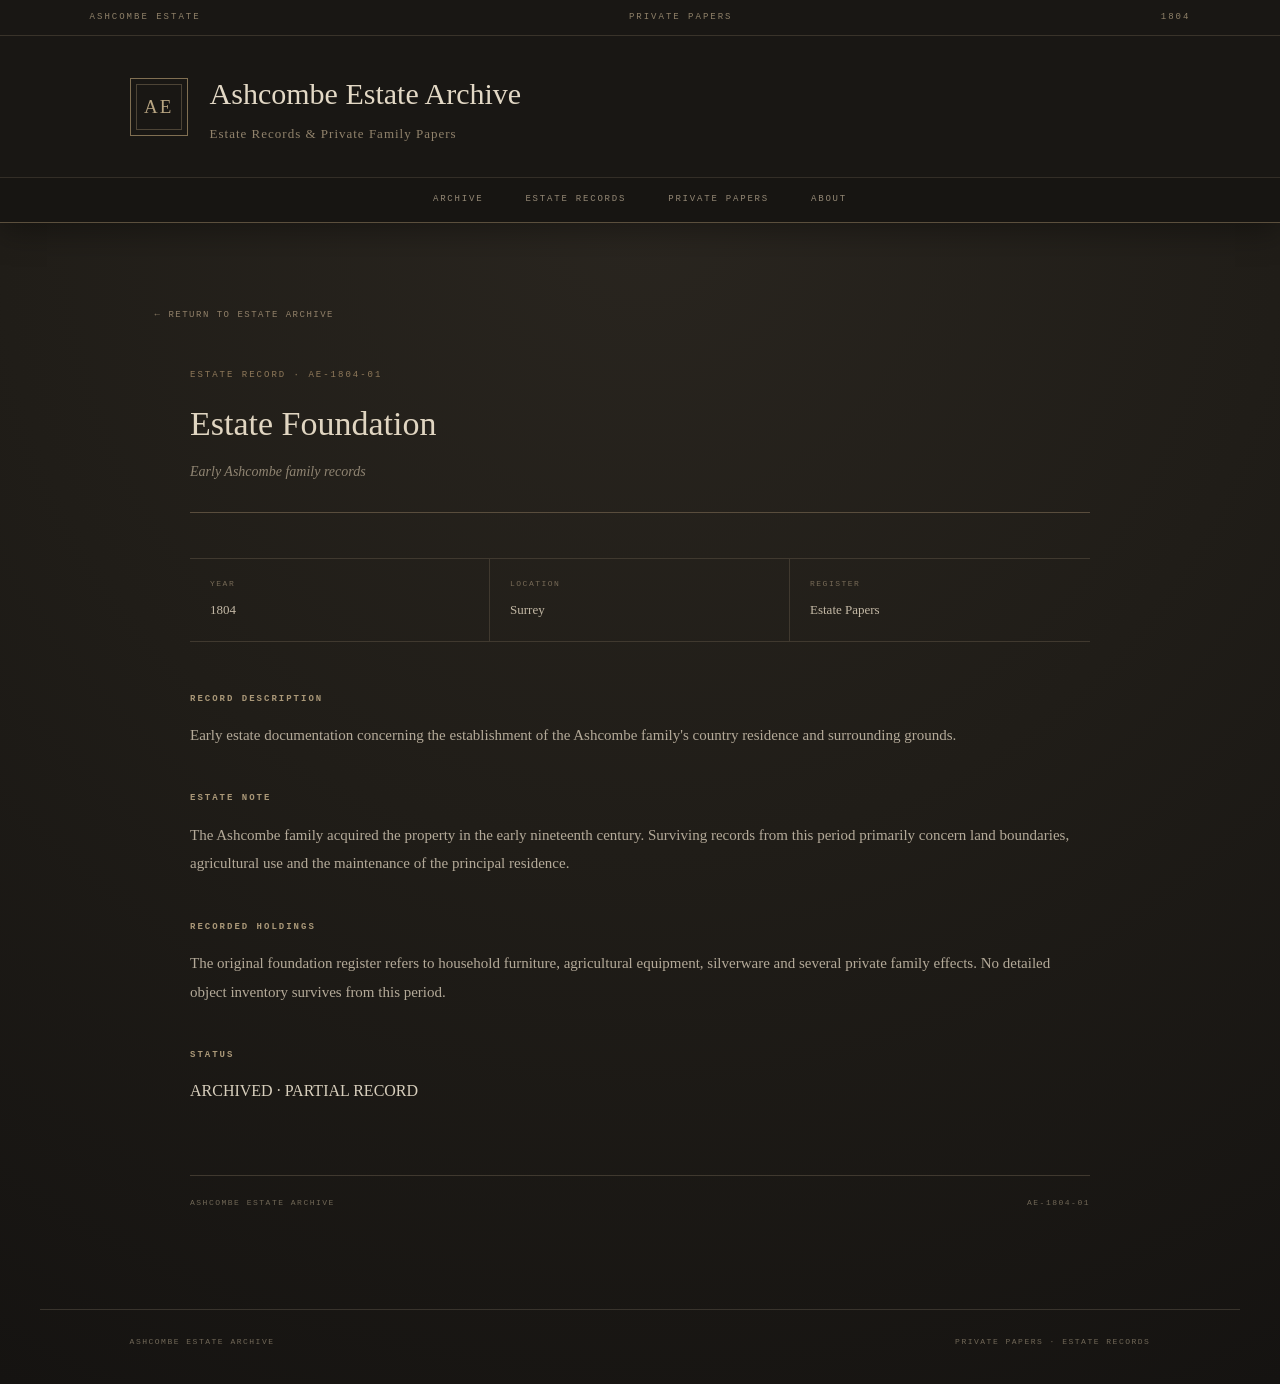
<file: record-1804.html>
<!DOCTYPE html>
<html lang="en">

<head>

    <meta charset="UTF-8">
    <meta name="viewport" content="width=device-width, initial-scale=1.0">

    <title>1804 · Estate Foundation | Ashcombe Estate</title>

    <link rel="stylesheet" href="style.css">

</head>


<body>


<header class="site-header">

    <div class="header-strip">

        <span>ASHCOMBE ESTATE</span>
        <span>PRIVATE PAPERS</span>
        <span>1804</span>

    </div>


    <div class="header-main">

        <div class="archive-mark">
            AE
        </div>

        <div class="title-block">

            <h1>
                Ashcombe Estate Archive
            </h1>

            <p>
                Estate Records &amp; Private Family Papers
            </p>

        </div>

    </div>


    <nav class="main-nav">

        <a href="index.html">ARCHIVE</a>
        <a href="#">ESTATE RECORDS</a>
        <a href="#">PRIVATE PAPERS</a>
        <a href="#">ABOUT</a>

    </nav>

</header>



<main>


    <div class="record-page">


        <a href="index.html" class="back-link">
            ← RETURN TO ESTATE ARCHIVE
        </a>


        <section class="record-header">

            <div class="record-reference">
                ESTATE RECORD · AE-1804-01
            </div>

            <h2 class="record-title">
                Estate Foundation
            </h2>

            <p class="record-subtitle">
                Early Ashcombe family records
            </p>

        </section>



        <section class="record-meta">


            <div class="meta-item">

                <span class="meta-label">
                    Year
                </span>

                <span class="meta-value">
                    1804
                </span>

            </div>


            <div class="meta-item">

                <span class="meta-label">
                    Location
                </span>

                <span class="meta-value">
                    Surrey
                </span>

            </div>


            <div class="meta-item">

                <span class="meta-label">
                    Register
                </span>

                <span class="meta-value">
                    Estate Papers
                </span>

            </div>


        </section>



        <section class="record-section">

            <h3>
                Record Description
            </h3>

            <p>
                Early estate documentation concerning the
                establishment of the Ashcombe family's country
                residence and surrounding grounds.
            </p>

        </section>



        <section class="record-section">

            <h3>
                Estate Note
            </h3>

            <p>
                The Ashcombe family acquired the property in the
                early nineteenth century. Surviving records from
                this period primarily concern land boundaries,
                agricultural use and the maintenance of the
                principal residence.
            </p>

        </section>



        <section class="record-section">

            <h3>
                Recorded Holdings
            </h3>

            <p>
                The original foundation register refers to
                household furniture, agricultural equipment,
                silverware and several private family effects.
                No detailed object inventory survives from this
                period.
            </p>

        </section>



        <section class="record-section">

            <h3>
                Status
            </h3>

            <span class="status">
                ARCHIVED · PARTIAL RECORD
            </span>

        </section>



        <div class="record-footer">

            <span>
                Ashcombe Estate Archive
            </span>

            <span>
                AE-1804-01
            </span>

        </div>


    </div>


</main>



<footer>

    <div>
        ASHCOMBE ESTATE ARCHIVE
    </div>

    <div>
        PRIVATE PAPERS · ESTATE RECORDS
    </div>

</footer>


</body>

</html>
</file>
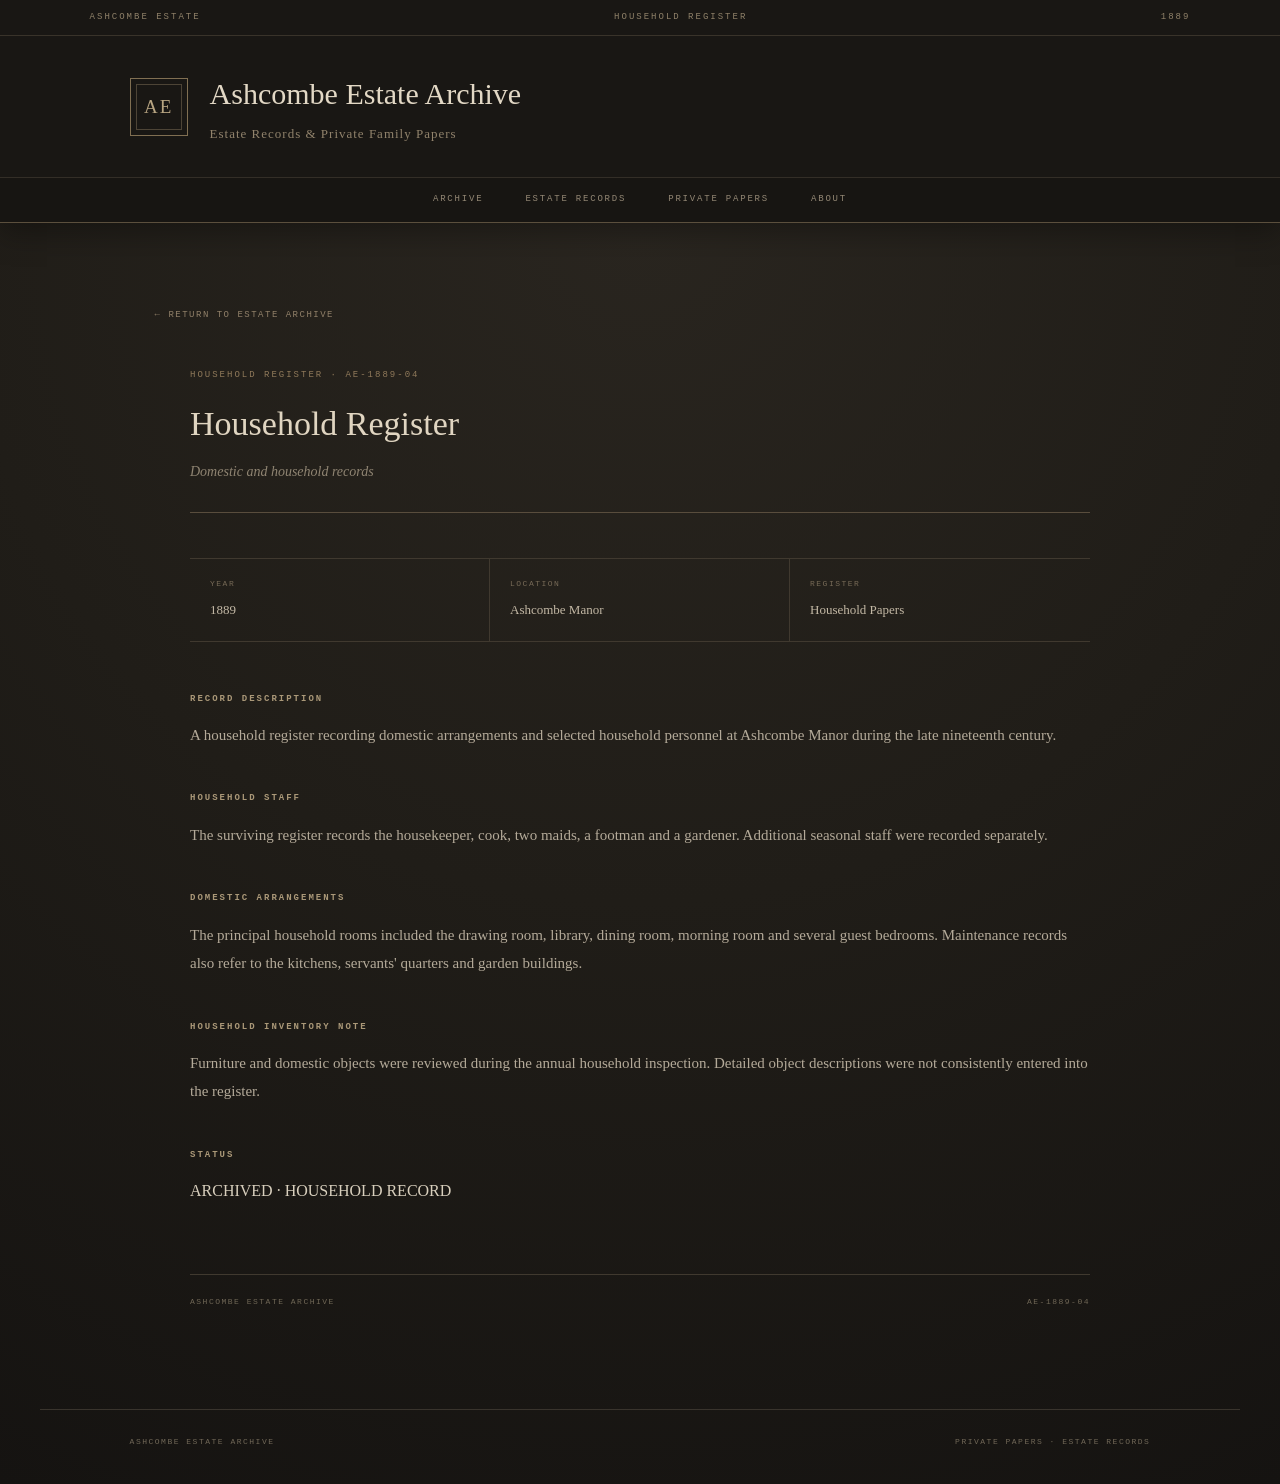
<file: record-1889.html>
<!DOCTYPE html>
<html lang="en">

<head>

    <meta charset="UTF-8">
    <meta name="viewport" content="width=device-width, initial-scale=1.0">

    <title>1889 · Household Register | Ashcombe Estate</title>

    <link rel="stylesheet" href="style.css">

</head>


<body>


<header class="site-header">

    <div class="header-strip">

        <span>ASHCOMBE ESTATE</span>
        <span>HOUSEHOLD REGISTER</span>
        <span>1889</span>

    </div>


    <div class="header-main">

        <div class="archive-mark">
            AE
        </div>

        <div class="title-block">

            <h1>
                Ashcombe Estate Archive
            </h1>

            <p>
                Estate Records &amp; Private Family Papers
            </p>

        </div>

    </div>


    <nav class="main-nav">

        <a href="index.html">ARCHIVE</a>
        <a href="#">ESTATE RECORDS</a>
        <a href="#">PRIVATE PAPERS</a>
        <a href="#">ABOUT</a>

    </nav>

</header>



<main>


    <div class="record-page">


        <a href="index.html" class="back-link">
            ← RETURN TO ESTATE ARCHIVE
        </a>


        <section class="record-header">

            <div class="record-reference">
                HOUSEHOLD REGISTER · AE-1889-04
            </div>

            <h2 class="record-title">
                Household Register
            </h2>

            <p class="record-subtitle">
                Domestic and household records
            </p>

        </section>



        <section class="record-meta">


            <div class="meta-item">

                <span class="meta-label">
                    Year
                </span>

                <span class="meta-value">
                    1889
                </span>

            </div>


            <div class="meta-item">

                <span class="meta-label">
                    Location
                </span>

                <span class="meta-value">
                    Ashcombe Manor
                </span>

            </div>


            <div class="meta-item">

                <span class="meta-label">
                    Register
                </span>

                <span class="meta-value">
                    Household Papers
                </span>

            </div>


        </section>



        <section class="record-section">

            <h3>
                Record Description
            </h3>

            <p>
                A household register recording domestic
                arrangements and selected household personnel
                at Ashcombe Manor during the late nineteenth
                century.
            </p>

        </section>



        <section class="record-section">

            <h3>
                Household Staff
            </h3>

            <p>
                The surviving register records the housekeeper,
                cook, two maids, a footman and a gardener.
                Additional seasonal staff were recorded
                separately.
            </p>

        </section>



        <section class="record-section">

            <h3>
                Domestic Arrangements
            </h3>

            <p>
                The principal household rooms included the
                drawing room, library, dining room, morning room
                and several guest bedrooms. Maintenance records
                also refer to the kitchens, servants' quarters
                and garden buildings.
            </p>

        </section>



        <section class="record-section">

            <h3>
                Household Inventory Note
            </h3>

            <p>
                Furniture and domestic objects were reviewed
                during the annual household inspection. Detailed
                object descriptions were not consistently entered
                into the register.
            </p>

        </section>



        <section class="record-section">

            <h3>
                Status
            </h3>

            <span class="status">
                ARCHIVED · HOUSEHOLD RECORD
            </span>

        </section>



        <div class="record-footer">

            <span>
                Ashcombe Estate Archive
            </span>

            <span>
                AE-1889-04
            </span>

        </div>


    </div>


</main>



<footer>

    <div>
        ASHCOMBE ESTATE ARCHIVE
    </div>

    <div>
        PRIVATE PAPERS · ESTATE RECORDS
    </div>

</footer>


</body>

</html>
</file>
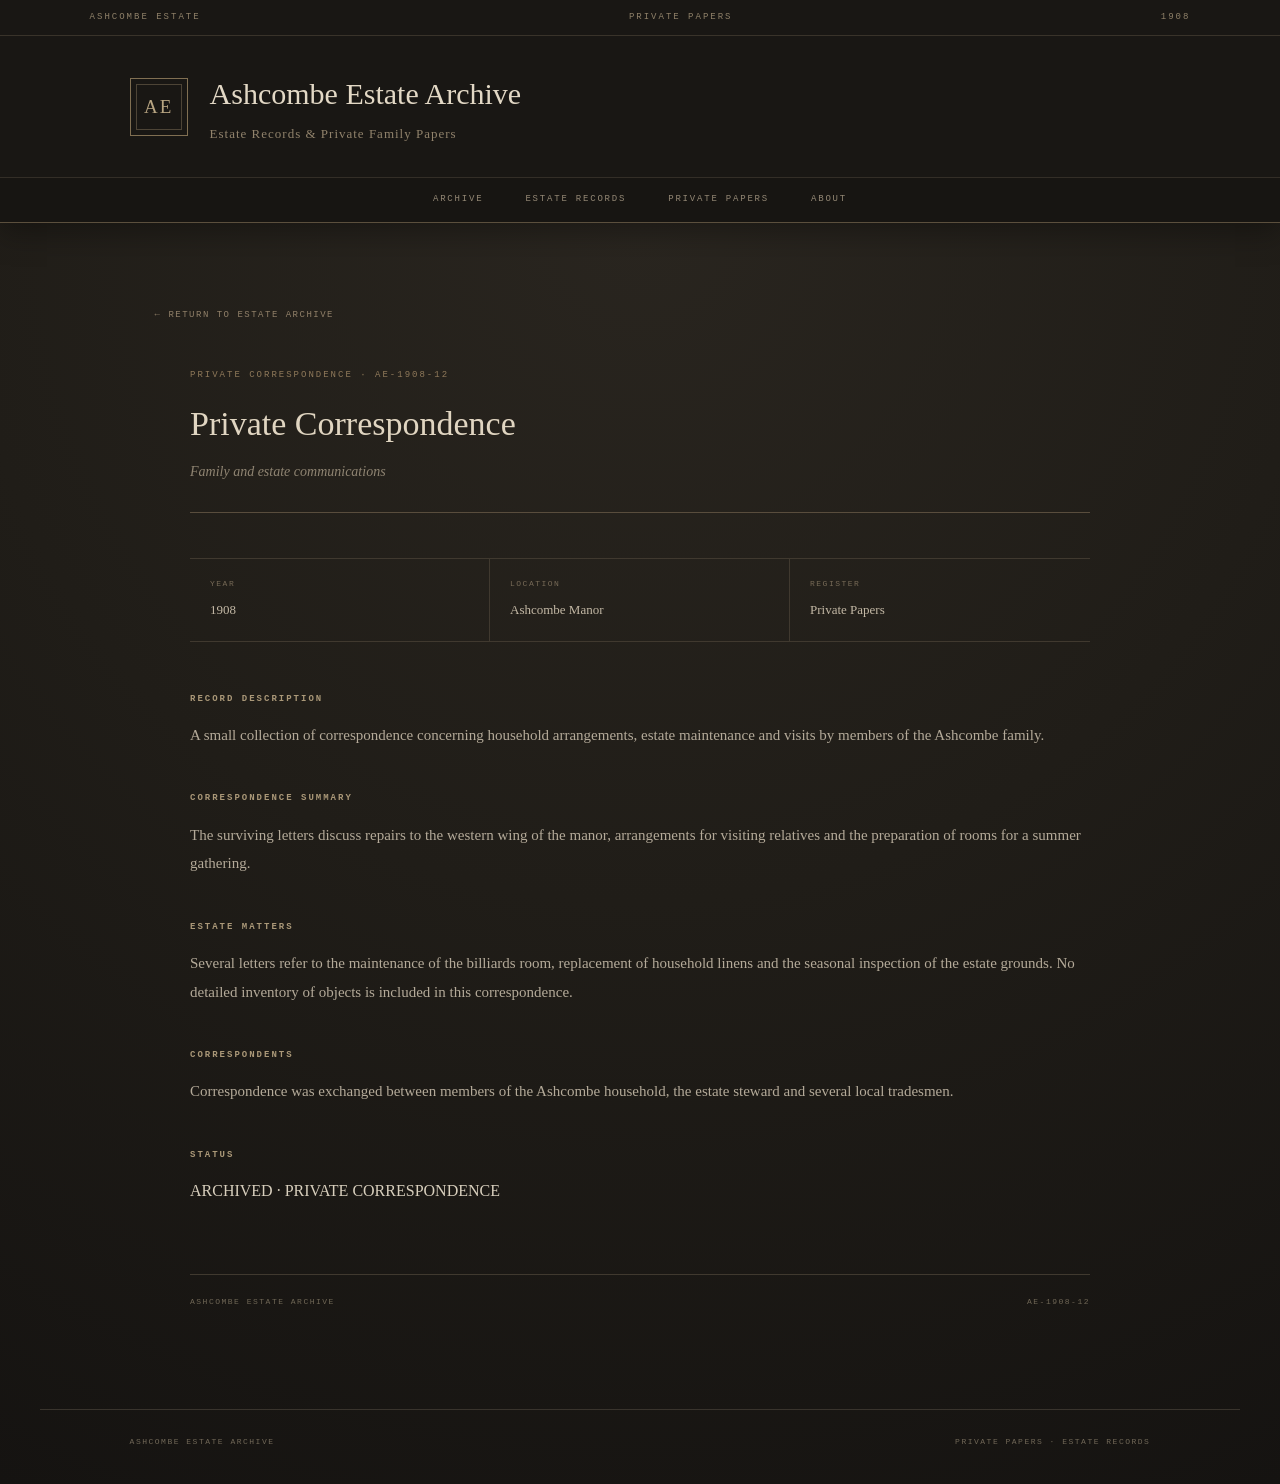
<file: record-1908.html>
<!DOCTYPE html>
<html lang="en">

<head>

    <meta charset="UTF-8">
    <meta name="viewport" content="width=device-width, initial-scale=1.0">

    <title>1908 · Private Correspondence | Ashcombe Estate</title>

    <link rel="stylesheet" href="style.css">

</head>


<body>


<header class="site-header">

    <div class="header-strip">

        <span>ASHCOMBE ESTATE</span>
        <span>PRIVATE PAPERS</span>
        <span>1908</span>

    </div>


    <div class="header-main">

        <div class="archive-mark">
            AE
        </div>

        <div class="title-block">

            <h1>
                Ashcombe Estate Archive
            </h1>

            <p>
                Estate Records &amp; Private Family Papers
            </p>

        </div>

    </div>


    <nav class="main-nav">

        <a href="index.html">ARCHIVE</a>
        <a href="#">ESTATE RECORDS</a>
        <a href="#">PRIVATE PAPERS</a>
        <a href="#">ABOUT</a>

    </nav>

</header>



<main>


    <div class="record-page">


        <a href="index.html" class="back-link">
            ← RETURN TO ESTATE ARCHIVE
        </a>


        <section class="record-header">

            <div class="record-reference">
                PRIVATE CORRESPONDENCE · AE-1908-12
            </div>

            <h2 class="record-title">
                Private Correspondence
            </h2>

            <p class="record-subtitle">
                Family and estate communications
            </p>

        </section>



        <section class="record-meta">


            <div class="meta-item">

                <span class="meta-label">
                    Year
                </span>

                <span class="meta-value">
                    1908
                </span>

            </div>


            <div class="meta-item">

                <span class="meta-label">
                    Location
                </span>

                <span class="meta-value">
                    Ashcombe Manor
                </span>

            </div>


            <div class="meta-item">

                <span class="meta-label">
                    Register
                </span>

                <span class="meta-value">
                    Private Papers
                </span>

            </div>


        </section>



        <section class="record-section">

            <h3>
                Record Description
            </h3>

            <p>
                A small collection of correspondence concerning
                household arrangements, estate maintenance and
                visits by members of the Ashcombe family.
            </p>

        </section>



        <section class="record-section">

            <h3>
                Correspondence Summary
            </h3>

            <p>
                The surviving letters discuss repairs to the
                western wing of the manor, arrangements for
                visiting relatives and the preparation of rooms
                for a summer gathering.
            </p>

        </section>



        <section class="record-section">

            <h3>
                Estate Matters
            </h3>

            <p>
                Several letters refer to the maintenance of the
                billiards room, replacement of household linens
                and the seasonal inspection of the estate grounds.
                No detailed inventory of objects is included in
                this correspondence.
            </p>

        </section>



        <section class="record-section">

            <h3>
                Correspondents
            </h3>

            <p>
                Correspondence was exchanged between members of
                the Ashcombe household, the estate steward and
                several local tradesmen.
            </p>

        </section>



        <section class="record-section">

            <h3>
                Status
            </h3>

            <span class="status">
                ARCHIVED · PRIVATE CORRESPONDENCE
            </span>

        </section>



        <div class="record-footer">

            <span>
                Ashcombe Estate Archive
            </span>

            <span>
                AE-1908-12
            </span>

        </div>


    </div>


</main>



<footer>

    <div>
        ASHCOMBE ESTATE ARCHIVE
    </div>

    <div>
        PRIVATE PAPERS · ESTATE RECORDS
    </div>

</footer>


</body>

</html>
</file>
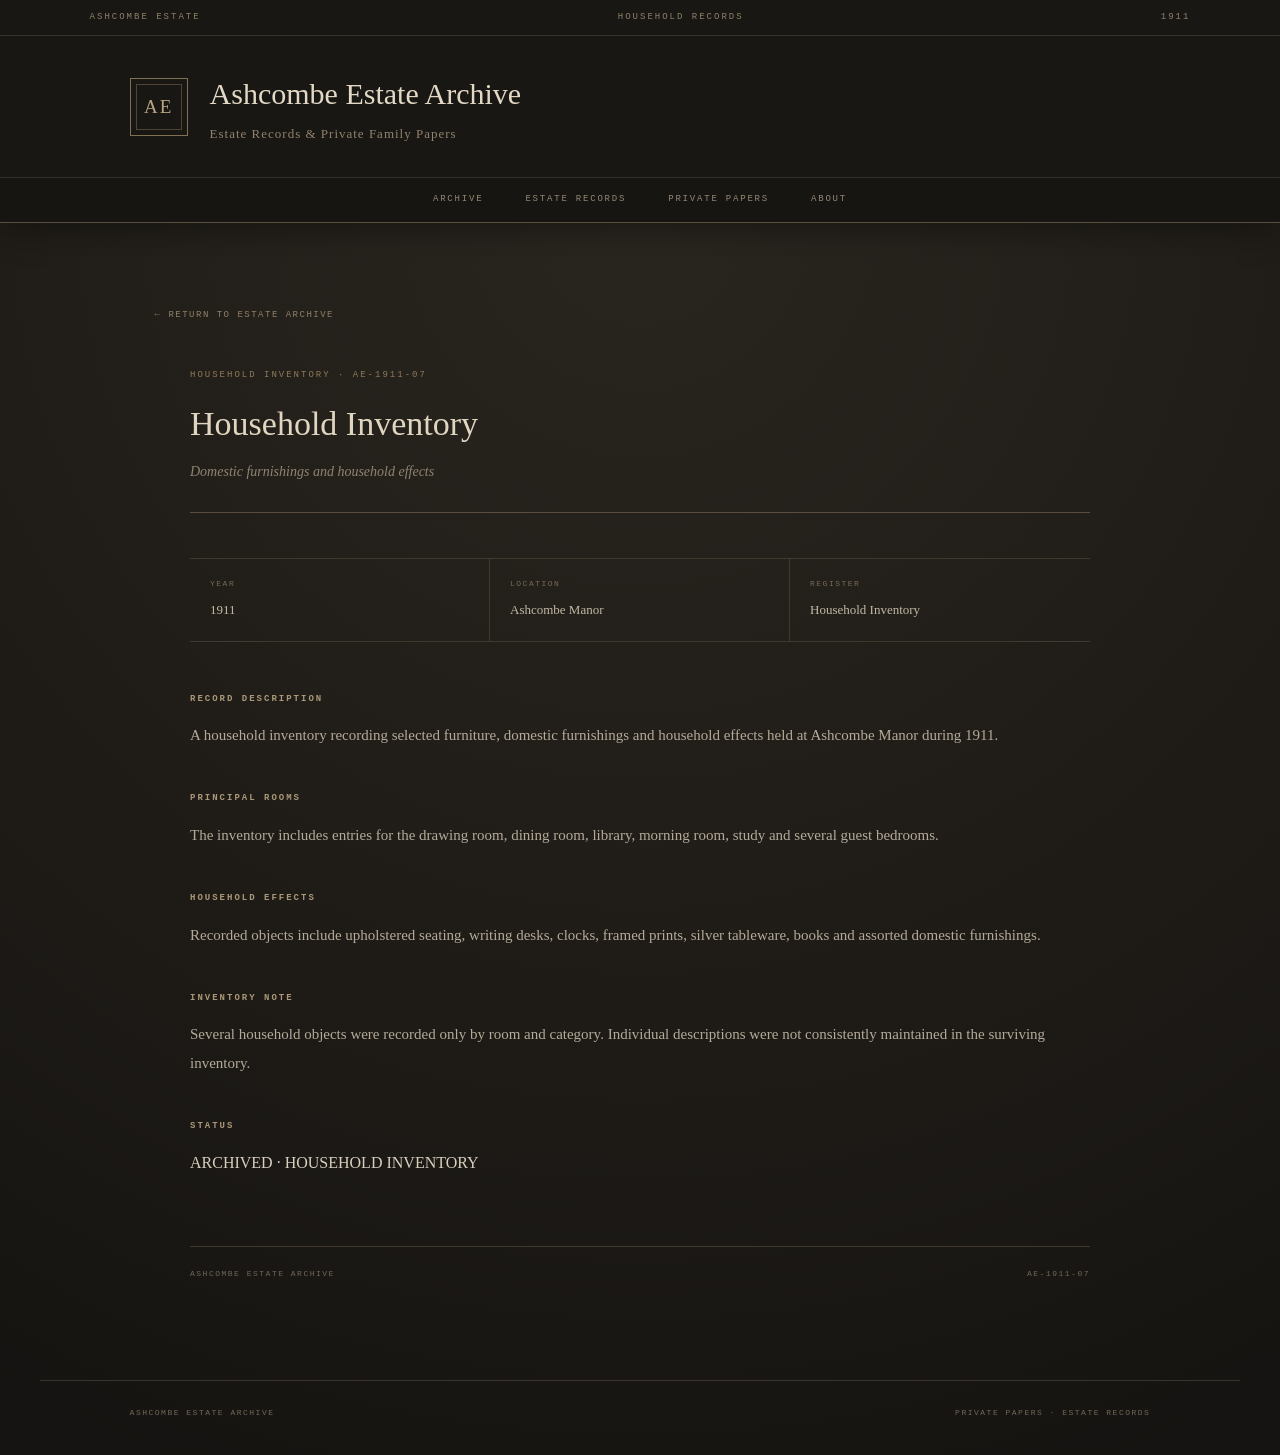
<file: record-1911.html>
<!DOCTYPE html>
<html lang="en">

<head>

    <meta charset="UTF-8">
    <meta name="viewport" content="width=device-width, initial-scale=1.0">

    <title>1911 · Household Inventory | Ashcombe Estate</title>

    <link rel="stylesheet" href="style.css">

</head>


<body>


<header class="site-header">

    <div class="header-strip">

        <span>ASHCOMBE ESTATE</span>
        <span>HOUSEHOLD RECORDS</span>
        <span>1911</span>

    </div>


    <div class="header-main">

        <div class="archive-mark">
            AE
        </div>

        <div class="title-block">

            <h1>
                Ashcombe Estate Archive
            </h1>

            <p>
                Estate Records &amp; Private Family Papers
            </p>

        </div>

    </div>


    <nav class="main-nav">

        <a href="index.html">ARCHIVE</a>
        <a href="#">ESTATE RECORDS</a>
        <a href="#">PRIVATE PAPERS</a>
        <a href="#">ABOUT</a>

    </nav>

</header>



<main>


    <div class="record-page">


        <a href="index.html" class="back-link">
            ← RETURN TO ESTATE ARCHIVE
        </a>


        <section class="record-header">

            <div class="record-reference">
                HOUSEHOLD INVENTORY · AE-1911-07
            </div>

            <h2 class="record-title">
                Household Inventory
            </h2>

            <p class="record-subtitle">
                Domestic furnishings and household effects
            </p>

        </section>



        <section class="record-meta">


            <div class="meta-item">

                <span class="meta-label">
                    Year
                </span>

                <span class="meta-value">
                    1911
                </span>

            </div>


            <div class="meta-item">

                <span class="meta-label">
                    Location
                </span>

                <span class="meta-value">
                    Ashcombe Manor
                </span>

            </div>


            <div class="meta-item">

                <span class="meta-label">
                    Register
                </span>

                <span class="meta-value">
                    Household Inventory
                </span>

            </div>


        </section>



        <section class="record-section">

            <h3>
                Record Description
            </h3>

            <p>
                A household inventory recording selected furniture,
                domestic furnishings and household effects held
                at Ashcombe Manor during 1911.
            </p>

        </section>



        <section class="record-section">

            <h3>
                Principal Rooms
            </h3>

            <p>
                The inventory includes entries for the drawing
                room, dining room, library, morning room, study
                and several guest bedrooms.
            </p>

        </section>



        <section class="record-section">

            <h3>
                Household Effects
            </h3>

            <p>
                Recorded objects include upholstered seating,
                writing desks, clocks, framed prints, silver
                tableware, books and assorted domestic furnishings.
            </p>

        </section>



        <section class="record-section">

            <h3>
                Inventory Note
            </h3>

            <p>
                Several household objects were recorded only by
                room and category. Individual descriptions were
                not consistently maintained in the surviving
                inventory.
            </p>

        </section>



        <section class="record-section">

            <h3>
                Status
            </h3>

            <span class="status">
                ARCHIVED · HOUSEHOLD INVENTORY
            </span>

        </section>



        <div class="record-footer">

            <span>
                Ashcombe Estate Archive
            </span>

            <span>
                AE-1911-07
            </span>

        </div>


    </div>


</main>



<footer>

    <div>
        ASHCOMBE ESTATE ARCHIVE
    </div>

    <div>
        PRIVATE PAPERS · ESTATE RECORDS
    </div>

</footer>


</body>

</html>
</file>
<file: style.css>
/* =========================================================
   ASHCOMBE ESTATE ARCHIVE
   Vintage British Estate / Private Papers
   ========================================================= */

* {
    box-sizing: border-box;
}

html {
    scroll-behavior: smooth;
}

body {
    margin: 0;
    min-height: 100vh;

    background:
        radial-gradient(
            circle at 50% 15%,
            #29251f 0%,
            #201d18 48%,
            #151311 100%
        );

    color: #d8cfbd;

    font-family: Georgia, "Times New Roman", serif;

    line-height: 1.7;
}


/* =========================================================
   HEADER
   ========================================================= */

.site-header {
    background: #191714;

    border-bottom: 1px solid #5b4f3d;

    box-shadow:
        0 8px 30px rgba(0, 0, 0, 0.35);
}


.header-strip {
    display: flex;

    justify-content: space-between;

    padding: 10px 7%;

    border-bottom: 1px solid #39332a;

    color: #8f8169;

    font-family: "Courier New", monospace;

    font-size: 9px;

    letter-spacing: 2px;

    text-transform: uppercase;
}


.header-main {
    max-width: 1200px;

    margin: auto;

    padding: 32px 7%;

    display: flex;

    align-items: center;

    gap: 22px;
}


.archive-mark {
    width: 58px;
    height: 58px;

    display: flex;

    align-items: center;
    justify-content: center;

    border: 1px solid #806f52;

    color: #b8a582;

    font-size: 19px;

    letter-spacing: 2px;

    position: relative;
}


.archive-mark::after {
    content: "";

    position: absolute;

    inset: 5px;

    border: 1px solid #4d4436;
}


.title-block h1 {
    margin: 0;

    color: #e2d8c5;

    font-size: 30px;

    font-weight: normal;
}


.title-block p {
    margin: 4px 0 0;

    color: #91836c;

    font-size: 13px;

    letter-spacing: 1px;
}


/* =========================================================
   NAVIGATION
   ========================================================= */

.main-nav {
    display: flex;

    justify-content: center;

    gap: 42px;

    padding: 14px 20px;

    border-top: 1px solid #332e27;

    background: #171512;
}


.main-nav a {
    color: #948875;

    text-decoration: none;

    font-family: "Courier New", monospace;

    font-size: 9px;

    letter-spacing: 1.8px;

    text-transform: uppercase;

    transition: color 0.25s ease;
}


.main-nav a:hover {
    color: #d1b47d;
}


/* =========================================================
   MAIN
   ========================================================= */

main {
    max-width: 1150px;

    margin: auto;

    padding: 75px 7% 100px;
}


/* =========================================================
   INTRO
   ========================================================= */

.intro {
    max-width: 760px;

    margin: 0 auto 75px;

    text-align: center;
}


.section-label {
    margin-bottom: 12px;

    color: #927d5d;

    font-family: "Courier New", monospace;

    font-size: 9px;

    letter-spacing: 3px;

    text-transform: uppercase;
}


.intro h2 {
    margin: 0 0 20px;

    color: #e2d8c5;

    font-size: 36px;

    font-weight: normal;

    letter-spacing: 1px;
}


.intro p {
    max-width: 700px;

    margin: 0 auto 14px;

    color: #aaa08e;

    font-size: 15px;

    line-height: 1.9;
}


/* =========================================================
   ARCHIVE SECTION
   ========================================================= */

.archive-section {
    margin-bottom: 70px;
}


.section-heading {
    display: flex;

    justify-content: space-between;

    align-items: center;

    padding-bottom: 13px;

    margin-bottom: 0;

    border-bottom: 1px solid #5a4e3d;

    color: #aa997c;

    font-family: "Courier New", monospace;

    font-size: 9px;

    letter-spacing: 2px;

    text-transform: uppercase;
}


/* =========================================================
   RECORD LIST
   ========================================================= */

.record-list {
    display: flex;

    flex-direction: column;
}


.record {
    display: grid;

    grid-template-columns: 90px 1fr 35px;

    align-items: center;

    gap: 25px;

    padding: 24px 15px;

    border-bottom: 1px solid #39342c;

    text-decoration: none;

    transition:
        background 0.25s ease,
        padding-left 0.25s ease;
}


.record:first-child {
    border-top: 1px solid #39342c;
}


.record:hover {
    background: rgba(160, 130, 82, 0.06);

    padding-left: 23px;
}


.record-year {
    color: #89785d;

    font-family: "Courier New", monospace;

    font-size: 11px;

    letter-spacing: 1px;
}


.record-content h3 {
    margin: 0 0 4px;

    color: #d5cab7;

    font-size: 18px;

    font-weight: normal;
}


.record-content p {
    margin: 0;

    color: #817766;

    font-size: 12px;
}


.record-arrow {
    color: #967f5d;

    font-size: 18px;

    transition: transform 0.2s ease;
}


.record:hover .record-arrow {
    transform: translateX(4px);

    color: #c4a570;
}


/* =========================================================
   ARCHIVE NOTE
   ========================================================= */

.archive-note {
    max-width: 850px;

    margin: 55px auto 0;

    padding: 25px 30px;

    background: rgba(125, 98, 58, 0.05);

    border-left: 2px solid #776347;

    border-top: 1px solid rgba(120, 95, 60, 0.18);

    border-bottom: 1px solid rgba(120, 95, 60, 0.18);
}


.note-label {
    margin-bottom: 10px;

    color: #907a59;

    font-family: "Courier New", monospace;

    font-size: 9px;

    letter-spacing: 2px;

    text-transform: uppercase;
}


.archive-note p {
    margin: 0;

    color: #958a78;

    font-size: 13px;

    font-style: italic;

    line-height: 1.8;
}


/* =========================================================
   RECORD PAGES
   ========================================================= */

.record-page {
    width: 100%;
}


.back-link {
    display: inline-block;

    margin-bottom: 45px;

    color: #918069;

    text-decoration: none;

    font-family: "Courier New", monospace;

    font-size: 9px;

    letter-spacing: 1.5px;
}


.back-link:hover {
    color: #c8a96f;
}


.record-header {
    max-width: 900px;

    margin: 0 auto 45px;

    padding-bottom: 28px;

    border-bottom: 1px solid #594d3d;
}


.record-reference {
    margin-bottom: 12px;

    color: #8f795a;

    font-family: "Courier New", monospace;

    font-size: 9px;

    letter-spacing: 2px;

    text-transform: uppercase;
}


.record-title {
    margin: 0;

    color: #e0d5c1;

    font-size: 34px;

    font-weight: normal;
}


.record-subtitle {
    margin: 7px 0 0;

    color: #8f8472;

    font-size: 14px;

    font-style: italic;
}


/* =========================================================
   METADATA
   ========================================================= */

.record-meta {
    display: grid;

    grid-template-columns: repeat(3, 1fr);

    max-width: 900px;

    margin: 0 auto 50px;

    border-top: 1px solid #40392f;

    border-bottom: 1px solid #40392f;
}


.meta-item {
    padding: 18px 20px;

    border-right: 1px solid #40392f;
}


.meta-item:last-child {
    border-right: none;
}


.meta-label {
    display: block;

    margin-bottom: 5px;

    color: #776a57;

    font-family: "Courier New", monospace;

    font-size: 8px;

    letter-spacing: 1.5px;

    text-transform: uppercase;
}


.meta-value {
    color: #c3b8a5;

    font-size: 13px;
}


/* =========================================================
   RECORD SECTIONS
   ========================================================= */

.record-section {
    max-width: 900px;

    margin: 0 auto 42px;
}


.record-section h3 {
    margin: 0 0 14px;

    color: #aa9878;

    font-family: "Courier New", monospace;

    font-size: 9px;

    letter-spacing: 2px;

    text-transform: uppercase;
}


.record-section p {
    margin: 0;

    color: #b4aa99;

    font-size: 15px;

    line-height: 1.9;
}


/* =========================================================
   STATUS
   ========================================================= */

.record-status {
    display: inline-block;

    padding: 7px 12px;

    border: 1px solid #675a46;

    color: #b29a6f;

    font-family: "Courier New", monospace;

    font-size: 9px;

    letter-spacing: 1.3px;

    text-transform: uppercase;
}


/* =========================================================
   ARCHIVAL NOTE
   ========================================================= */

.archival-note {
    max-width: 850px;

    margin: 50px auto;

    padding: 25px 30px;

    background: rgba(117, 91, 55, 0.06);

    border-left: 2px solid #89724f;

    border-top: 1px solid rgba(125, 103, 71, 0.18);

    border-bottom: 1px solid rgba(125, 103, 71, 0.18);

    color: #c0b39d;
}


.archival-note strong,
.archival-label {
    display: block;

    margin-bottom: 10px;

    color: #927d5c;

    font-family: "Courier New", monospace;

    font-size: 9px;

    letter-spacing: 2px;

    text-transform: uppercase;
}


.archival-note p {
    margin: 0;

    color: #b8ad99;

    font-size: 15px;

    font-style: italic;

    line-height: 1.9;
}


/* =========================================================
   RECORD FOOTER
   ========================================================= */

.record-footer {
    max-width: 900px;

    margin: 70px auto 0;

    padding-top: 20px;

    border-top: 1px solid #40392f;

    display: flex;

    justify-content: space-between;

    color: #706756;

    font-family: "Courier New", monospace;

    font-size: 8px;

    letter-spacing: 1.5px;

    text-transform: uppercase;
}


/* =========================================================
   DIARY
   ========================================================= */

.diary-viewer {
    max-width: 900px;

    margin: 55px auto 80px;
}


.diary-page {
    position: relative;

    min-height: 650px;

    padding: 75px 85px;

    color: #3c3022;

    background:
        radial-gradient(
            ellipse at center,
            #f8f0dc 0%,
            #eee1c3 68%,
            #d9c39b 100%
        );

    border: 1px solid #a58b63;

    box-shadow:
        0 20px 45px rgba(0, 0, 0, 0.45),
        0 4px 10px rgba(0, 0, 0, 0.2),
        inset 0 0 50px rgba(88, 63, 32, 0.12);

    overflow: hidden;

    animation: diaryAppear 0.35s ease;
}


.diary-page::before {
    content: "";

    position: absolute;

    inset: 18px;

    border: 1px solid rgba(105, 80, 45, 0.3);

    pointer-events: none;
}


.diary-page::after {
    content: "";

    position: absolute;

    inset: 0;

    pointer-events: none;

    background:
        repeating-linear-gradient(
            0deg,
            rgba(90, 65, 35, 0.018),
            rgba(90, 65, 35, 0.018) 1px,
            transparent 1px,
            transparent 4px
        );
}


.diary-page-number {
    position: absolute;

    top: 34px;

    right: 48px;

    z-index: 2;

    color: #806f57;

    font-family: "Courier New", monospace;

    font-size: 9px;

    letter-spacing: 2px;
}


.diary-date {
    position: relative;

    z-index: 2;

    margin-bottom: 35px;

    text-align: center;

    color: #75624a;

    font-size: 14px;

    font-style: italic;
}


.diary-heading {
    position: relative;

    z-index: 2;

    margin: 0 0 38px;

    text-align: center;

    color: #33291e;

    font-size: 28px;

    font-weight: normal;
}


.diary-heading::after {
    content: "";

    display: block;

    width: 70px;

    margin: 18px auto 0;

    border-bottom: 1px solid #a48d6b;
}


.diary-text {
    position: relative;

    z-index: 2;

    max-width: 660px;

    margin: 0 auto;

    color: #403426;

    font-size: 17px;

    line-height: 2;
}


.diary-text p {
    margin: 0 0 23px;
}


.diary-signature {
    position: relative;

    z-index: 2;

    margin-top: 50px;

    text-align: right;

    color: #51412e;

    font-family:
        "Brush Script MT",
        "Segoe Script",
        cursive;

    font-size: 25px;
}


/* =========================================================
   SUIT HIERARCHY
   ========================================================= */

.suit-order {
    position: relative;

    z-index: 2;

    max-width: 430px;

    margin: 38px auto;

    padding: 20px 28px;

    border-top: 1px solid #a18b69;

    border-bottom: 1px solid #a18b69;

    color: #403426;

    font-size: 17px;
}


.suit-order div {
    display: flex;

    justify-content: space-between;

    padding: 7px 12px;
}


/* =========================================================
   DIARY NAVIGATION
   ========================================================= */

.diary-navigation {
    display: flex;

    justify-content: space-between;

    align-items: center;

    margin-top: 25px;
}


.diary-button {
    padding: 12px 20px;

    background: #211d18;

    border: 1px solid #75634c;

    color: #d9ccb6;

    font-family: "Courier New", monospace;

    font-size: 9px;

    letter-spacing: 1.5px;

    text-transform: uppercase;

    cursor: pointer;
}


.diary-button:hover:not(:disabled) {
    background: #332c23;

    border-color: #a18b69;
}


.diary-button:disabled {
    opacity: 0.3;

    cursor: default;
}


.page-counter {
    color: #918879;

    font-family: "Courier New", monospace;

    font-size: 9px;

    letter-spacing: 2px;
}


/* =========================================================
   FOOTER
   ========================================================= */

footer {
    max-width: 1200px;

    margin: 0 auto;

    padding: 25px 7% 35px;

    border-top: 1px solid #39342d;

    display: flex;

    justify-content: space-between;

    color: #716858;

    font-family: "Courier New", monospace;

    font-size: 8px;

    letter-spacing: 1.5px;

    text-transform: uppercase;
}


/* =========================================================
   DIARY PAGE ANIMATION
   ========================================================= */

@keyframes diaryAppear {

    from {
        opacity: 0;

        transform: translateX(12px);
    }

    to {
        opacity: 1;

        transform: translateX(0);
    }

}


/* =========================================================
   MOBILE
   ========================================================= */

@media (max-width: 700px) {

    .header-strip {
        padding: 9px 5%;

        font-size: 7px;

        gap: 10px;
    }


    .header-main {
        padding: 25px 5%;
    }


    .archive-mark {
        width: 48px;

        height: 48px;

        font-size: 15px;
    }


    .title-block h1 {
        font-size: 22px;
    }


    .title-block p {
        font-size: 11px;
    }


    .main-nav {
        gap: 18px;

        flex-wrap: wrap;

        padding: 12px;
    }


    .main-nav a {
        font-size: 8px;
    }


    main {
        padding: 45px 5% 70px;
    }


    .intro h2 {
        font-size: 28px;
    }


    .section-heading {
        gap: 15px;
    }


    .record {
        grid-template-columns: 65px 1fr 20px;

        gap: 12px;

        padding: 20px 8px;
    }


    .record:hover {
        padding-left: 13px;
    }


    .record-content h3 {
        font-size: 16px;
    }


    .record-content p {
        font-size: 11px;
    }


    .record-meta {
        grid-template-columns: 1fr;
    }


    .meta-item {
        border-right: none;

        border-bottom: 1px solid #40392f;
    }


    .meta-item:last-child {
        border-bottom: none;
    }


    .record-title {
        font-size: 28px;
    }


    .record-footer {
        flex-direction: column;

        gap: 8px;
    }


    /* diary */

    .diary-page {
        min-height: 600px;

        padding: 65px 35px;
    }


    .diary-page::before {
        inset: 12px;
    }


    .diary-page-number {
        top: 28px;

        right: 30px;
    }


    .diary-heading {
        font-size: 23px;
    }


    .diary-text {
        font-size: 15px;

        line-height: 1.9;
    }


    .diary-signature {
        font-size: 22px;
    }


    .suit-order {
        padding: 15px 12px;

        font-size: 15px;
    }


    .diary-navigation {
        gap: 10px;
    }


    .diary-button {
        padding: 10px 12px;

        font-size: 8px;
    }


    footer {
        flex-direction: column;

        gap: 10px;

        padding-left: 5%;

        padding-right: 5%;
    }

}
</file>
